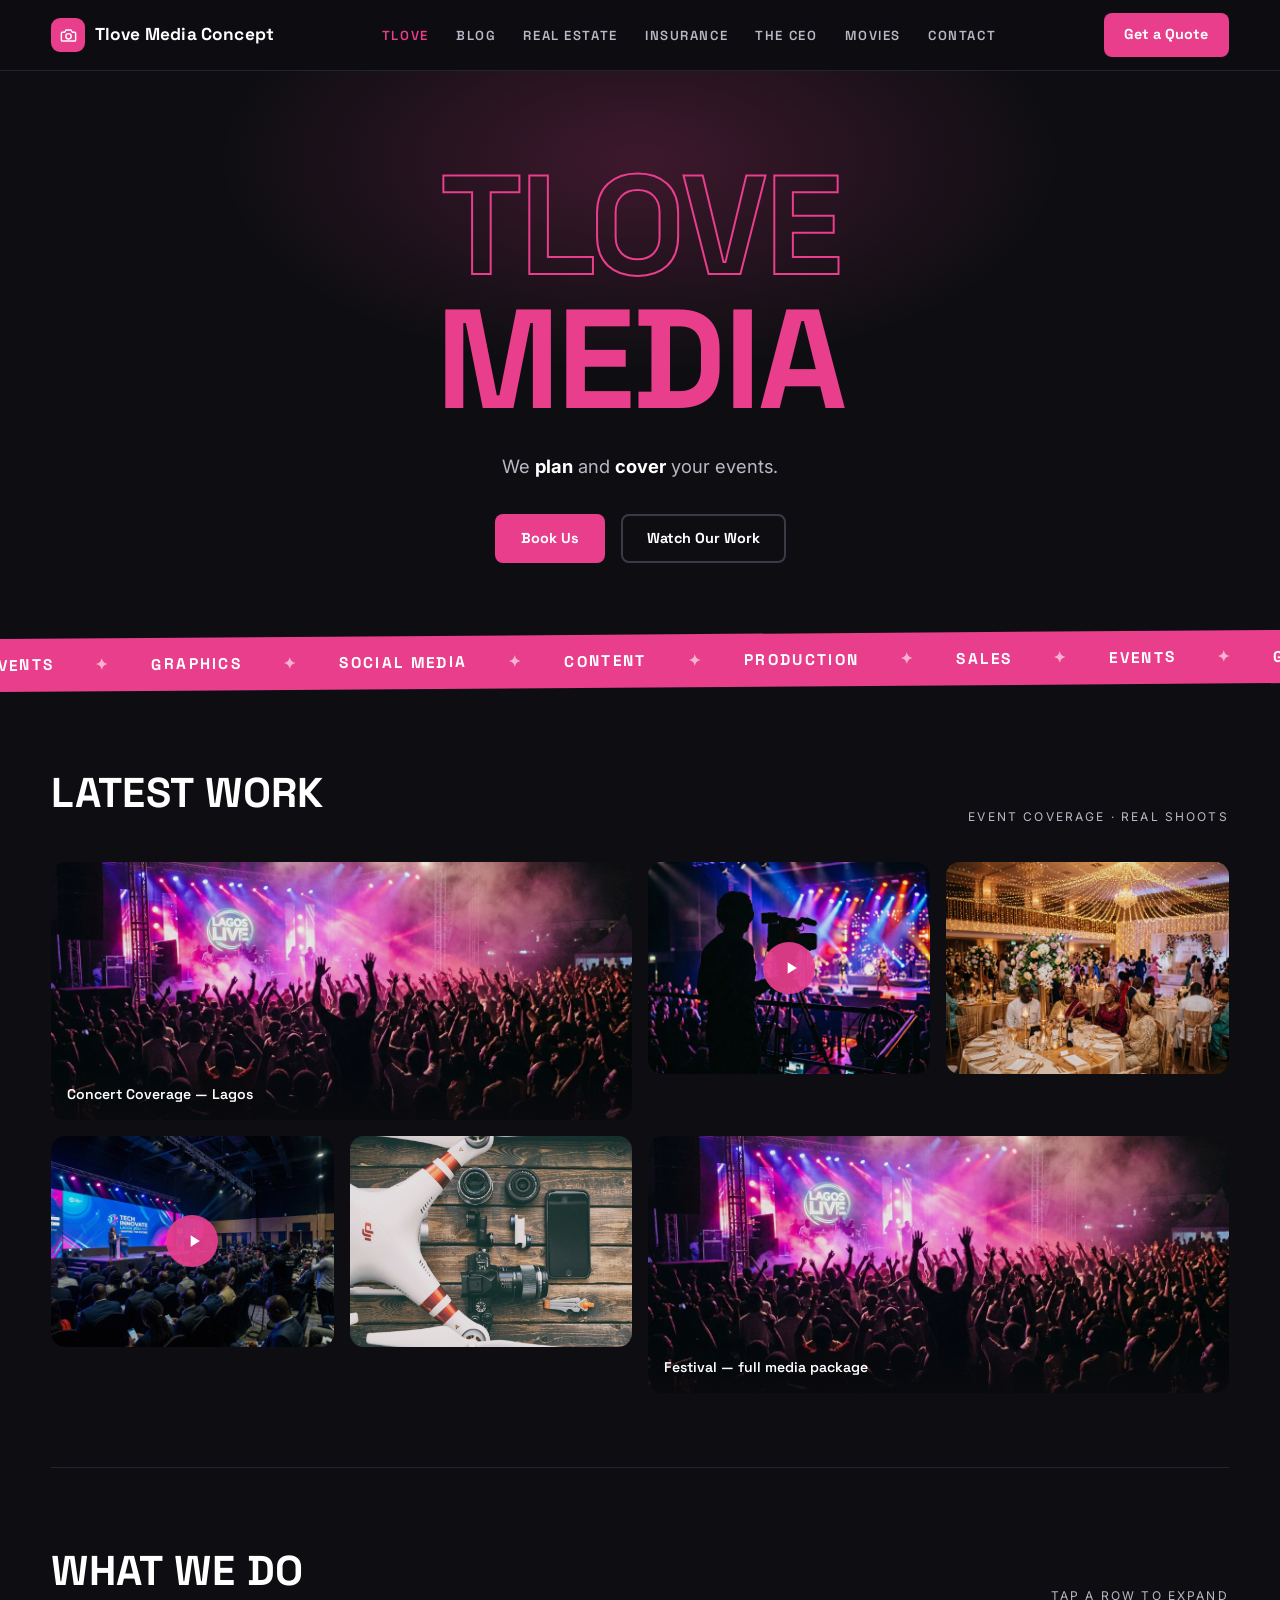
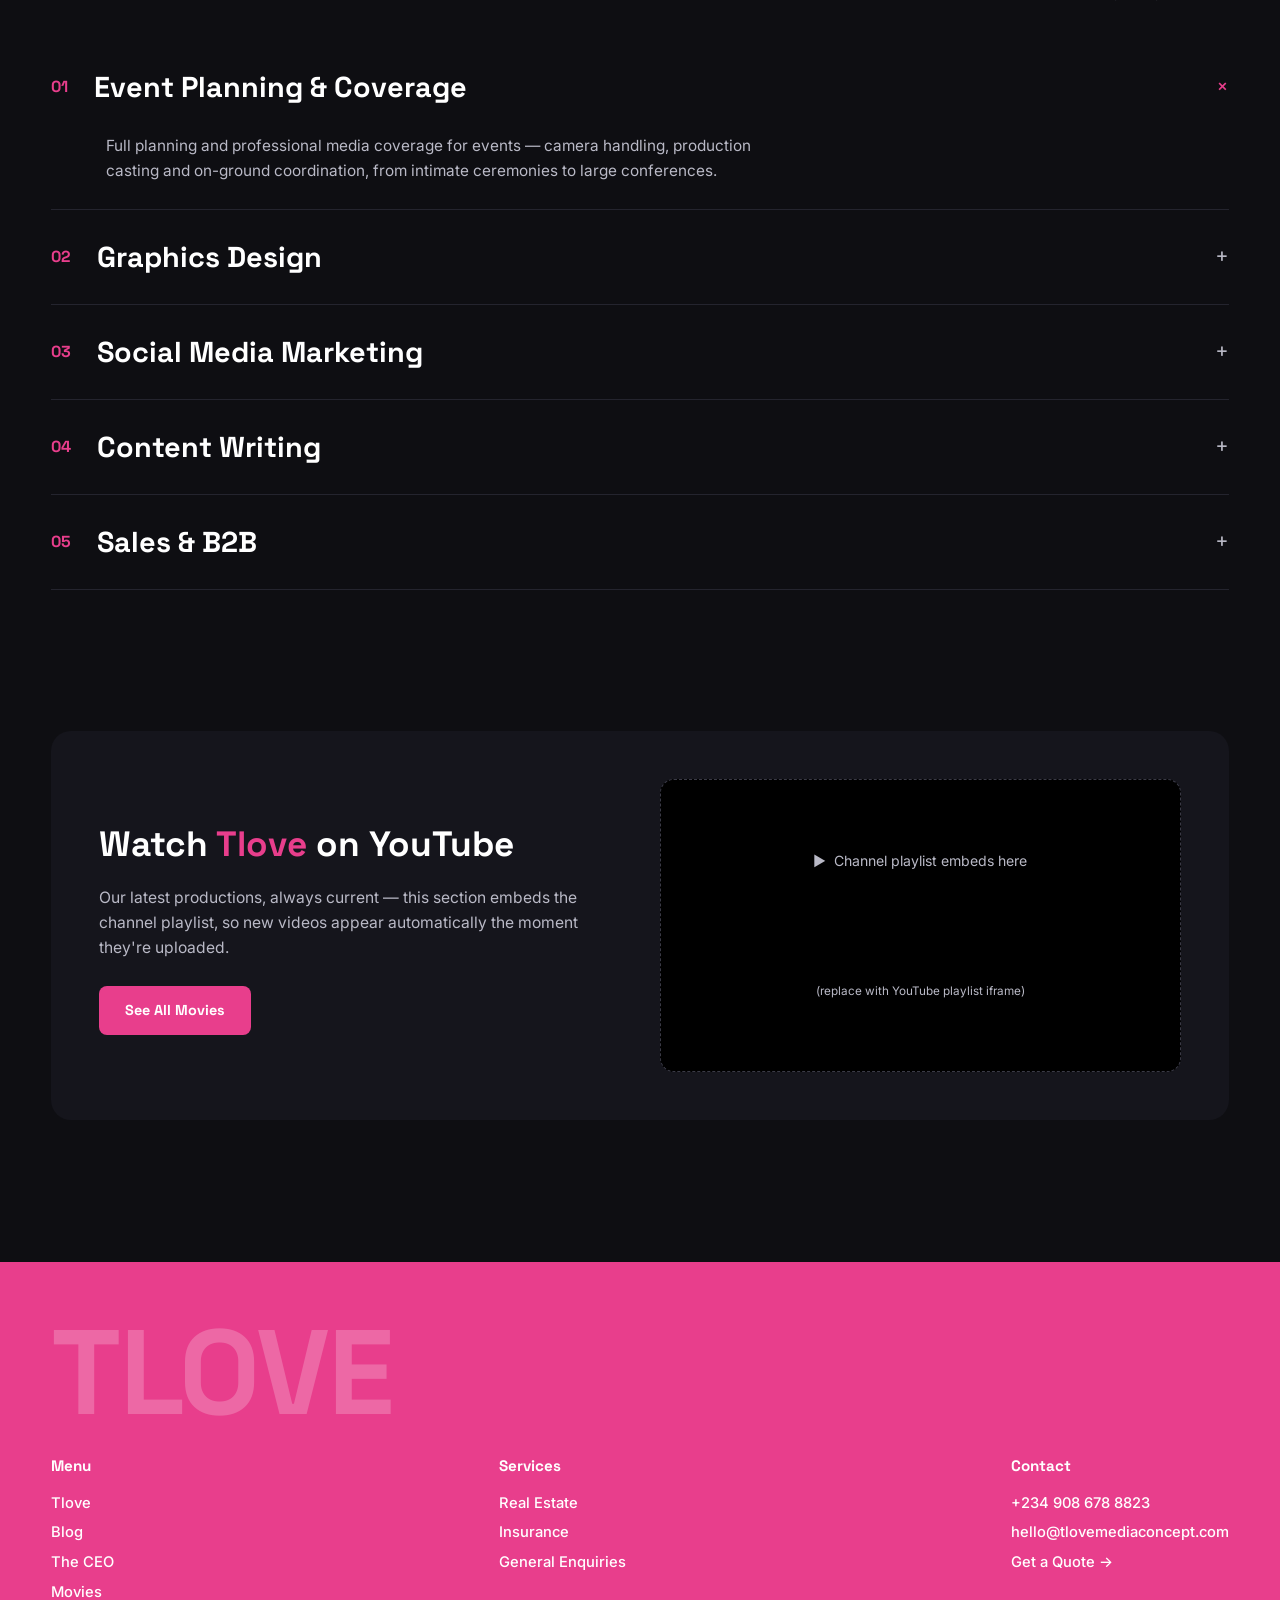
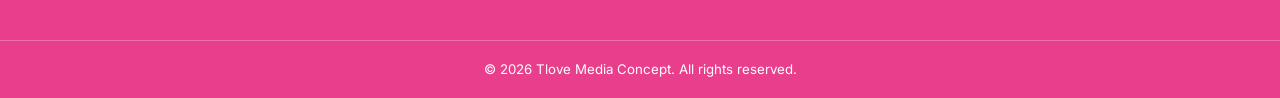
<file: index.html>
<!DOCTYPE html>
<html lang="en">
<head>
<meta charset="UTF-8">
<meta name="viewport" content="width=device-width, initial-scale=1.0">
<title>Tlove Media Concept | Event Planning & Media Coverage — Lagos</title>
<meta name="description" content="Tlove Media Concept plans and covers your events — professional media coverage, graphics design, social media marketing, content writing and production services in Lagos, Nigeria.">
<link rel="canonical" href="https://tlovemediaconcept.topservice.ng/">
<meta property="og:type" content="website">
<meta property="og:site_name" content="Tlove Media Concept">
<meta property="og:title" content="Tlove Media Concept — We Plan and Cover Your Events">
<meta property="og:description" content="Event planning & coverage, graphics, social media, content and production — Lagos, Nigeria.">
<meta property="og:url" content="https://tlovemediaconcept.topservice.ng/">
<meta property="og:image" content="https://tlovemediaconcept.topservice.ng/assets/event1.jpg">
<meta name="twitter:card" content="summary_large_image">
<meta name="theme-color" content="#0E0E12">
<link rel="icon" type="image/png" href="assets/gear.jpg">
<link rel="preconnect" href="https://fonts.googleapis.com">
<link rel="preconnect" href="https://fonts.gstatic.com" crossorigin>
<link href="https://fonts.googleapis.com/css2?family=Space+Grotesk:wght@500;600;700&family=Inter:wght@400;500;600&display=swap" rel="stylesheet">
<link rel="stylesheet" href="assets/style.css">
<script type="application/ld+json">
{
  "@context":"https://schema.org",
  "@type":"ProfessionalService",
  "name":"Tlove Media Concept",
  "url":"https://tlovemediaconcept.topservice.ng/",
  "telephone":"+2349086788823",
  "address":{"@type":"PostalAddress","addressLocality":"Lagos","addressCountry":"NG"}
}
</script>
</head>
<body>

<header>
  <div class="wrap nav">
    <a href="/" class="brand"><span class="cam"><svg viewBox="0 0 24 24"><path d="M4 8h3l2-3h6l2 3h3a1 1 0 0 1 1 1v9a1 1 0 0 1-1 1H4a1 1 0 0 1-1-1V9a1 1 0 0 1 1-1Z"/><circle cx="12" cy="13" r="3.4"/></svg></span>Tlove Media Concept</a>
    <nav class="menu" id="menu" aria-label="Main navigation">
      <a href="/" class="active" aria-current="page">Tlove</a>
      <a href="blog">Blog</a>
      <a href="real-estate">Real Estate</a>
      <a href="insurance">Insurance</a>
      <a href="the-ceo">The CEO</a>
      <a href="movies">Movies</a>
      <a href="contact">Contact</a>
    </nav>
    <a href="contact" class="btn btn-pink">Get a Quote</a>
    <button class="burger" id="burger" aria-label="Menu" aria-expanded="false">☰</button>
  </div>
</header>

<main>
<div class="hero">
  <div class="wrap">
    <h1>TLOVE<br><b>MEDIA</b></h1>
    <p class="tag">We <b>plan</b> and <b>cover</b> your events.</p>
    <div class="hero-cta">
      <a href="contact" class="btn btn-pink">Book Us</a>
      <a href="movies" class="btn btn-ghost">Watch Our Work</a>
    </div>
  </div>
</div>

<div class="marquee" aria-hidden="true"><div class="track">
  <span>EVENTS <i>✦</i> GRAPHICS <i>✦</i> SOCIAL MEDIA <i>✦</i> CONTENT <i>✦</i> PRODUCTION <i>✦</i> SALES <i>✦</i></span>
  <span>EVENTS <i>✦</i> GRAPHICS <i>✦</i> SOCIAL MEDIA <i>✦</i> CONTENT <i>✦</i> PRODUCTION <i>✦</i> SALES <i>✦</i></span>
</div></div>

<div class="wrap">
  <section class="work">
    <div class="sec-top"><h2>LATEST WORK</h2><small>Event coverage · real shoots</small></div>
    <div class="grid">
      <div class="tile wide"><img src="assets/event1.jpg" alt="Concert crowd covered by Tlove Media" width="1200" height="533"><span class="cap">Concert Coverage — Lagos</span></div>
      <div class="tile"><img src="assets/event2.jpg" alt="Filming a stage performance at a live event" loading="lazy" width="600" height="400"><span class="play"><i><svg viewBox="0 0 24 24"><path d="M8 5v14l11-7z"/></svg></i></span></div>
      <div class="tile"><img src="assets/event3.jpg" alt="Wedding reception decor covered by Tlove Media" loading="lazy" width="600" height="400"></div>
      <div class="tile"><img src="assets/event4.jpg" alt="Corporate conference coverage" loading="lazy" width="600" height="400"><span class="play"><i><svg viewBox="0 0 24 24"><path d="M8 5v14l11-7z"/></svg></i></span></div>
      <div class="tile"><img src="assets/gear.jpg" alt="Professional media production gear used by Tlove" loading="lazy" width="600" height="400"></div>
      <div class="tile wide"><img src="assets/event1.jpg" alt="Stage lights over a festival crowd" loading="lazy" width="1200" height="533"><span class="cap">Festival — full media package</span></div>
    </div>
  </section>

  <section class="services">
    <div class="sec-top"><h2>WHAT WE DO</h2><small>Tap a row to expand</small></div>
    <div class="svc open">
      <div class="svc-head"><span class="n">01</span><h3>Event Planning &amp; Coverage</h3><span class="plus">+</span></div>
      <div class="svc-body"><p>Full planning and professional media coverage for events — camera handling, production casting and on-ground coordination, from intimate ceremonies to large conferences.</p></div>
    </div>
    <div class="svc">
      <div class="svc-head"><span class="n">02</span><h3>Graphics Design</h3><span class="plus">+</span></div>
      <div class="svc-body"><p>Brand graphics, event creatives and promotional material designed for print and digital.</p></div>
    </div>
    <div class="svc">
      <div class="svc-head"><span class="n">03</span><h3>Social Media Marketing</h3><span class="plus">+</span></div>
      <div class="svc-body"><p>Channel management and campaigns that grow your audience before, during and after your event.</p></div>
    </div>
    <div class="svc">
      <div class="svc-head"><span class="n">04</span><h3>Content Writing</h3><span class="plus">+</span></div>
      <div class="svc-body"><p>Scriptwriting, articles and creative copy that tell your story clearly.</p></div>
    </div>
    <div class="svc">
      <div class="svc-head"><span class="n">05</span><h3>Sales &amp; B2B</h3><span class="plus">+</span></div>
      <div class="svc-body"><p>Mobile marketing and commercial B2B sales support for growing brands.</p></div>
    </div>
  </section>

  <section style="padding:4.4rem 0">
    <div class="watch">
      <div>
        <h2>Watch <span>Tlove</span> on YouTube</h2>
        <p>Our latest productions, always current — this section embeds the channel playlist, so new videos appear automatically the moment they're uploaded.</p>
        <a href="movies" class="btn btn-pink">See All Movies</a>
      </div>
      <div class="video-slot">▶ &nbsp;Channel playlist embeds here<br><small>(replace with YouTube playlist iframe)</small></div>
    </div>
  </section>
</div>
</main>

<footer>
  <div class="wrap">
    <div class="foot-mark" aria-hidden="true">TLOVE</div>
    <div class="foot">
      <div class="col">
        <h4>Menu</h4>
        <a href="/">Tlove</a><a href="blog">Blog</a><a href="the-ceo">The CEO</a><a href="movies">Movies</a>
      </div>
      <div class="col">
        <h4>Services</h4>
        <a href="real-estate">Real Estate</a><a href="insurance">Insurance</a><a href="contact">General Enquiries</a>
      </div>
      <div class="col">
        <h4>Contact</h4>
        <a href="tel:+2349086788823">+234 908 678 8823</a>
        <a href="mailto:hello@tlovemediaconcept.com">hello@tlovemediaconcept.com</a>
        <a href="contact">Get a Quote →</a>
      </div>
    </div>
  </div>
  <div class="copy">© 2026 Tlove Media Concept. All rights reserved.</div>
</footer>

<script src="assets/main.js" defer></script>
</body>
</html>
</file>
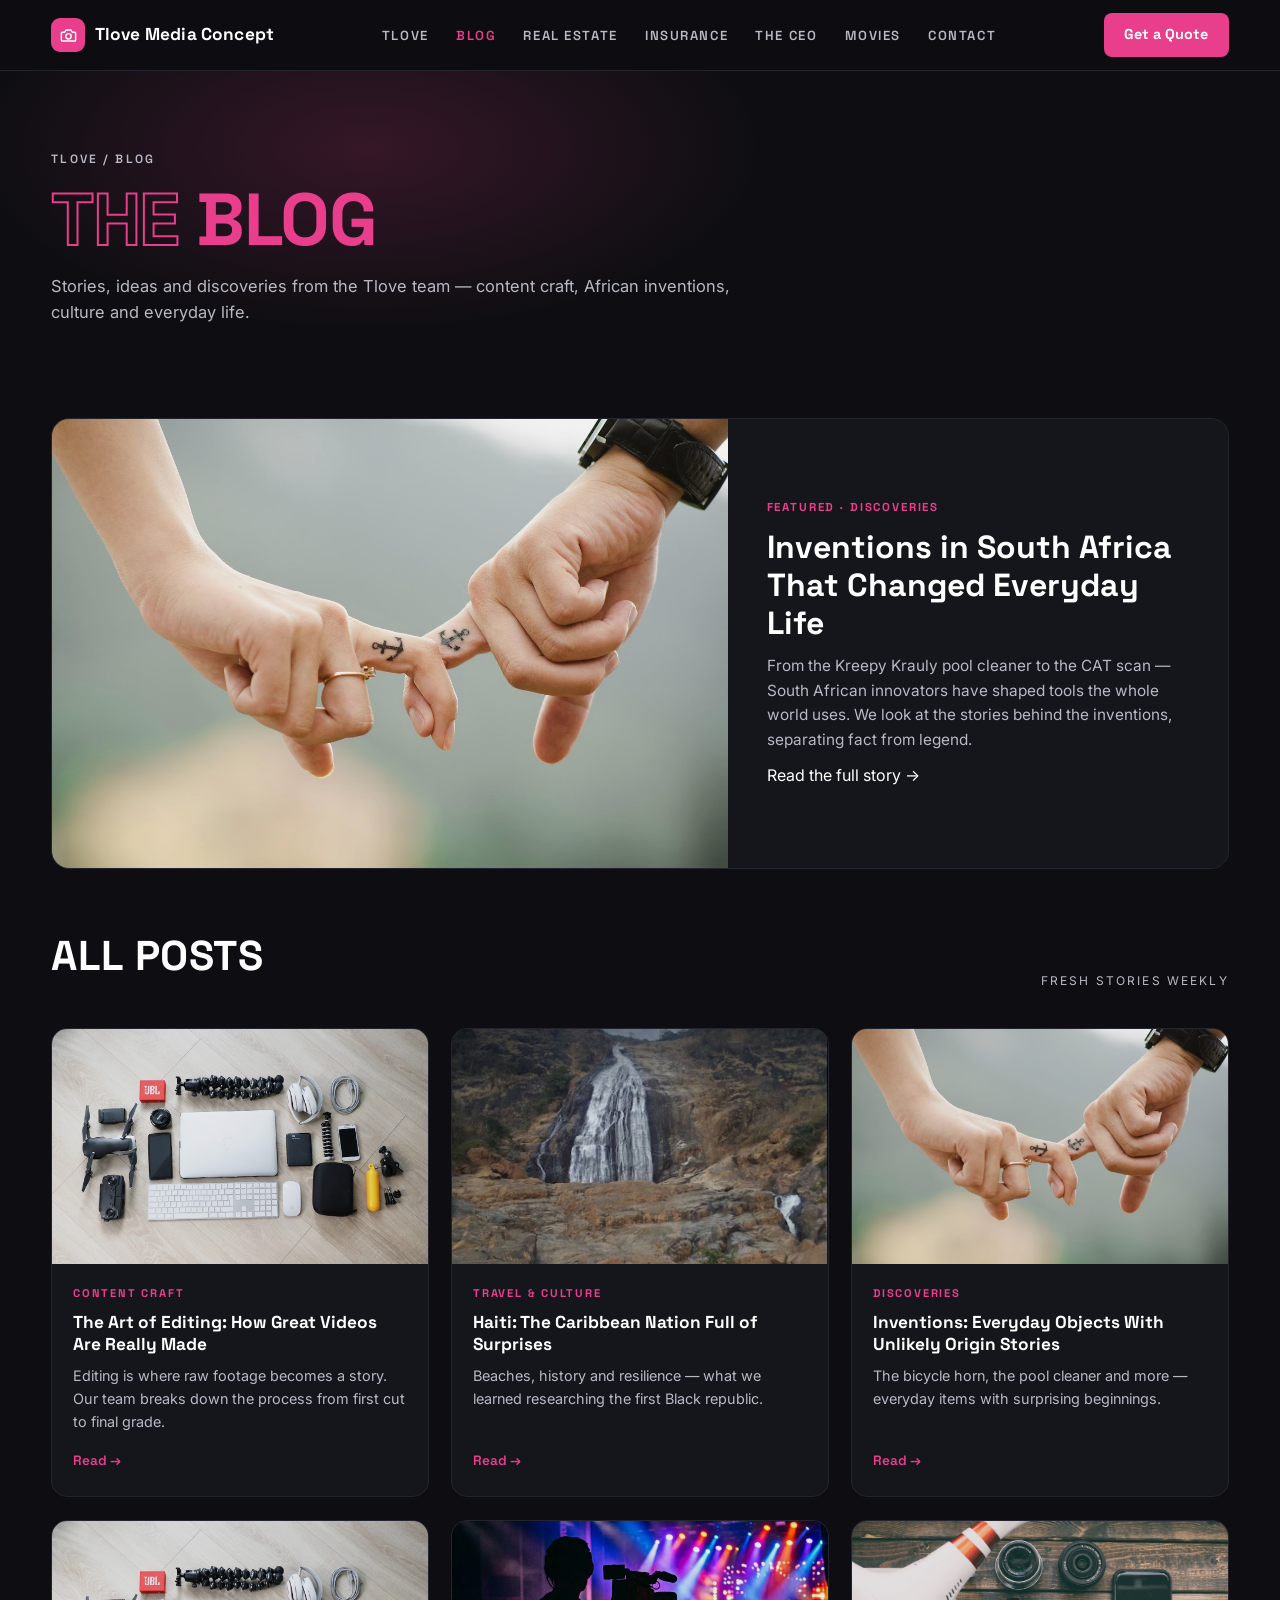
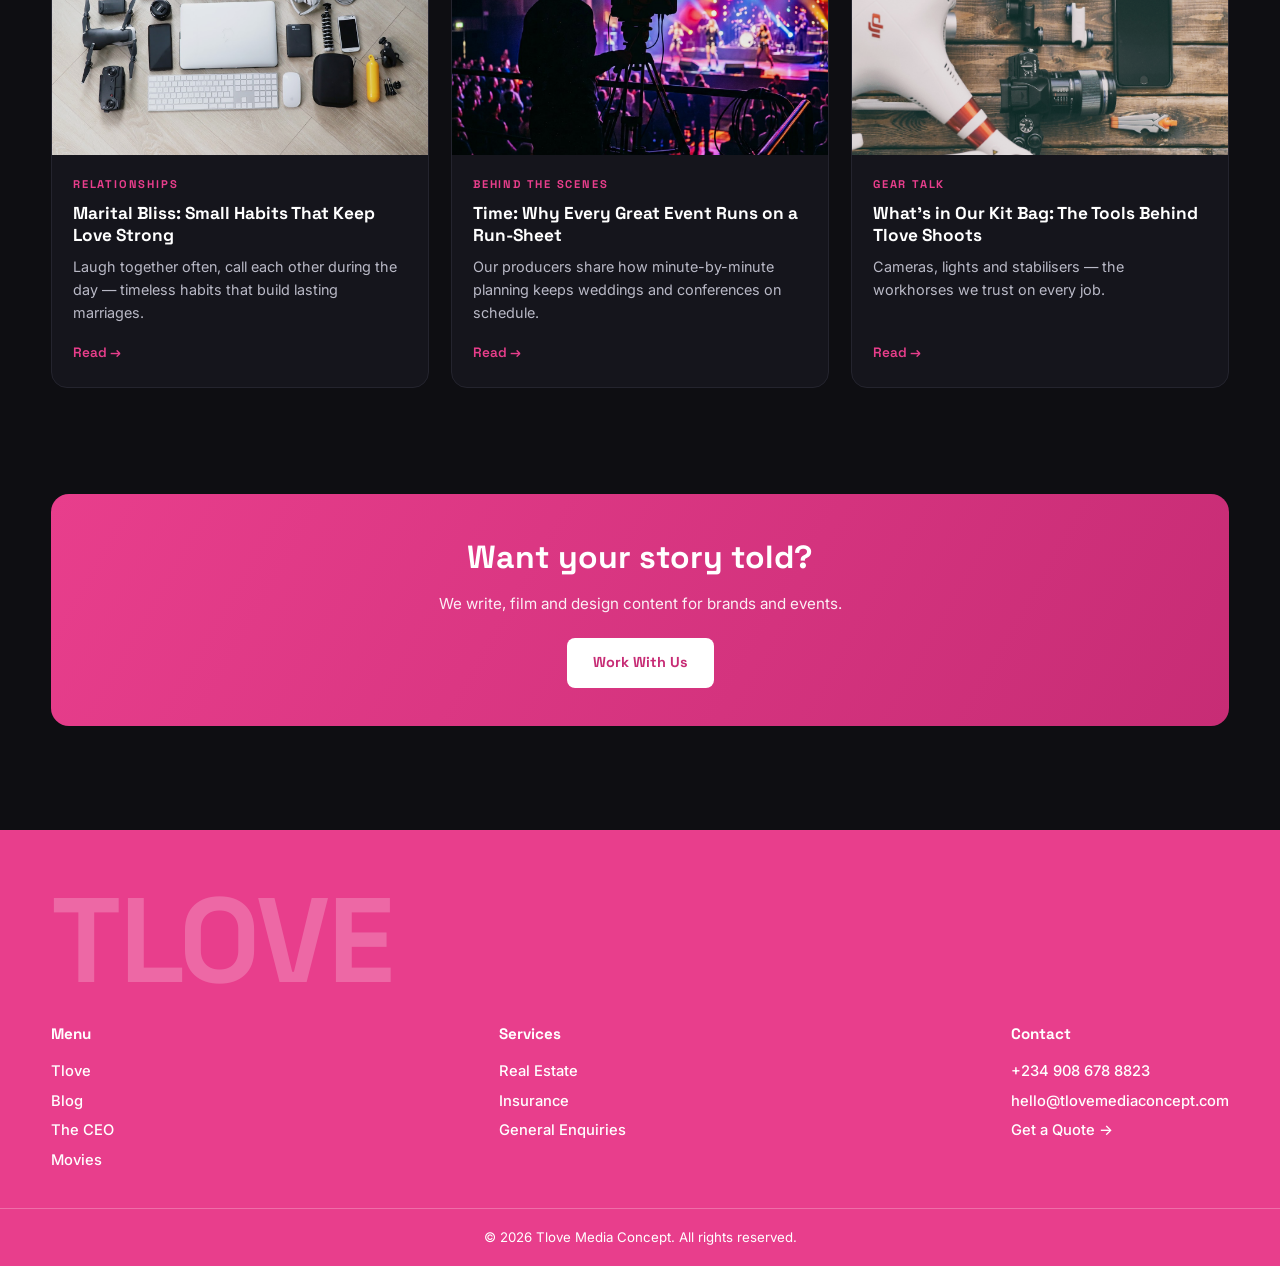
<file: blog.html>
<!DOCTYPE html>
<html lang="en">
<head>
<meta charset="UTF-8">
<meta name="viewport" content="width=device-width, initial-scale=1.0">
<title>Blog | Stories, Inventions & Ideas — Tlove Media Concept</title>
<meta name="description" content="The Tlove Media Concept blog: insights on content creation and editing, fascinating inventions from Africa, travel and culture stories, and relationship advice.">
<link rel="canonical" href="https://tlovemediaconcept.topservice.ng/blog">
<meta property="og:type" content="website">
<meta property="og:site_name" content="Tlove Media Concept">
<meta property="og:title" content="Tlove Blog — Stories, Inventions & Ideas">
<meta property="og:description" content="Content creation insights, African invention stories, travel, culture and relationships.">
<meta property="og:url" content="https://tlovemediaconcept.topservice.ng/blog">
<meta property="og:image" content="https://tlovemediaconcept.topservice.ng/assets/blog1.jpg">
<meta name="twitter:card" content="summary_large_image">
<meta name="theme-color" content="#0E0E12">
<link rel="icon" type="image/png" href="assets/gear.jpg">
<link rel="preconnect" href="https://fonts.googleapis.com">
<link rel="preconnect" href="https://fonts.gstatic.com" crossorigin>
<link href="https://fonts.googleapis.com/css2?family=Space+Grotesk:wght@500;600;700&family=Inter:wght@400;500;600&display=swap" rel="stylesheet">
<link rel="stylesheet" href="assets/style.css">
</head>
<body>

<header>
  <div class="wrap nav">
    <a href="/" class="brand"><span class="cam"><svg viewBox="0 0 24 24"><path d="M4 8h3l2-3h6l2 3h3a1 1 0 0 1 1 1v9a1 1 0 0 1-1 1H4a1 1 0 0 1-1-1V9a1 1 0 0 1 1-1Z"/><circle cx="12" cy="13" r="3.4"/></svg></span>Tlove Media Concept</a>
    <nav class="menu" id="menu" aria-label="Main navigation">
      <a href="/">Tlove</a>
      <a href="blog" class="active" aria-current="page">Blog</a>
      <a href="real-estate">Real Estate</a>
      <a href="insurance">Insurance</a>
      <a href="the-ceo">The CEO</a>
      <a href="movies">Movies</a>
      <a href="contact">Contact</a>
    </nav>
    <a href="contact" class="btn btn-pink">Get a Quote</a>
    <button class="burger" id="burger" aria-label="Menu" aria-expanded="false">☰</button>
  </div>
</header>

<main>
<div class="page-hero">
  <div class="wrap">
    <span class="crumbs"><a href="/">Tlove</a> / Blog</span>
    <h1>THE <b>BLOG</b></h1>
    <p>Stories, ideas and discoveries from the Tlove team — content craft, African inventions, culture and everyday life.</p>
  </div>
</div>

<div class="wrap">
  <!-- Featured story (fixes audited duplicate "INVENTIONS" posts: one canonical, corrected version) -->
  <article class="featured">
    <div class="thumb"><img src="assets/blog1.jpg" alt="Invention feature" width="800" height="500"></div>
    <div class="body">
      <span class="cat">Featured · Discoveries</span>
      <h2>Inventions in South Africa That Changed Everyday Life</h2>
      <p>From the Kreepy Krauly pool cleaner to the CAT scan — South African innovators have shaped tools the whole world uses. We look at the stories behind the inventions, separating fact from legend.</p>
      <a href="contact" class="more">Read the full story →</a>
    </div>
  </article>

  <section style="padding-top:3.4rem">
    <div class="sec-top"><h2>ALL POSTS</h2><small>Fresh stories weekly</small></div>
    <div class="posts">
      <article class="post">
        <a class="thumb" href="contact"><img src="assets/blog2.jpg" alt="Video editing suite" loading="lazy" width="600" height="375"></a>
        <div class="body">
          <span class="cat">Content Craft</span>
          <h3>The Art of Editing: How Great Videos Are Really Made</h3>
          <p>Editing is where raw footage becomes a story. Our team breaks down the process from first cut to final grade.</p>
          <a class="more" href="contact">Read →</a>
        </div>
      </article>
      <article class="post">
        <a class="thumb" href="contact"><img src="assets/blog3.jpg" alt="Haiti travel story" loading="lazy" width="600" height="375"></a>
        <div class="body">
          <span class="cat">Travel &amp; Culture</span>
          <h3>Haiti: The Caribbean Nation Full of Surprises</h3>
          <p>Beaches, history and resilience — what we learned researching the first Black republic.</p>
          <a class="more" href="contact">Read →</a>
        </div>
      </article>
      <article class="post">
        <a class="thumb" href="contact"><img src="assets/blog1.jpg" alt="Inventions series" loading="lazy" width="600" height="375"></a>
        <div class="body">
          <span class="cat">Discoveries</span>
          <h3>Inventions: Everyday Objects With Unlikely Origin Stories</h3>
          <p>The bicycle horn, the pool cleaner and more — everyday items with surprising beginnings.</p>
          <a class="more" href="contact">Read →</a>
        </div>
      </article>
      <article class="post">
        <a class="thumb" href="contact"><img src="assets/blog2.jpg" alt="Couple laughing together" loading="lazy" width="600" height="375"></a>
        <div class="body">
          <span class="cat">Relationships</span>
          <h3>Marital Bliss: Small Habits That Keep Love Strong</h3>
          <p>Laugh together often, call each other during the day — timeless habits that build lasting marriages.</p>
          <a class="more" href="contact">Read →</a>
        </div>
      </article>
      <article class="post">
        <a class="thumb" href="contact"><img src="assets/event2.jpg" alt="Behind the scenes on a Tlove shoot" loading="lazy" width="600" height="375"></a>
        <div class="body">
          <span class="cat">Behind the Scenes</span>
          <h3>Time: Why Every Great Event Runs on a Run-Sheet</h3>
          <p>Our producers share how minute-by-minute planning keeps weddings and conferences on schedule.</p>
          <a class="more" href="contact">Read →</a>
        </div>
      </article>
      <article class="post">
        <a class="thumb" href="contact"><img src="assets/gear.jpg" alt="Camera gear close-up" loading="lazy" width="600" height="375"></a>
        <div class="body">
          <span class="cat">Gear Talk</span>
          <h3>What's in Our Kit Bag: The Tools Behind Tlove Shoots</h3>
          <p>Cameras, lights and stabilisers — the workhorses we trust on every job.</p>
          <a class="more" href="contact">Read →</a>
        </div>
      </article>
    </div>
  </section>

  <section style="padding-top:2rem">
    <div class="yt-cta">
      <h2>Want your story told?</h2>
      <p>We write, film and design content for brands and events.</p>
      <a href="contact" class="btn btn-white">Work With Us</a>
    </div>
  </section>
</div>
</main>

<footer>
  <div class="wrap">
    <div class="foot-mark" aria-hidden="true">TLOVE</div>
    <div class="foot">
      <div class="col">
        <h4>Menu</h4>
        <a href="/">Tlove</a><a href="blog">Blog</a><a href="the-ceo">The CEO</a><a href="movies">Movies</a>
      </div>
      <div class="col">
        <h4>Services</h4>
        <a href="real-estate">Real Estate</a><a href="insurance">Insurance</a><a href="contact">General Enquiries</a>
      </div>
      <div class="col">
        <h4>Contact</h4>
        <a href="tel:+2349086788823">+234 908 678 8823</a>
        <a href="mailto:hello@tlovemediaconcept.com">hello@tlovemediaconcept.com</a>
        <a href="contact">Get a Quote →</a>
      </div>
    </div>
  </div>
  <div class="copy">© 2026 Tlove Media Concept. All rights reserved.</div>
</footer>

<script src="assets/main.js" defer></script>
</body>
</html>
</file>
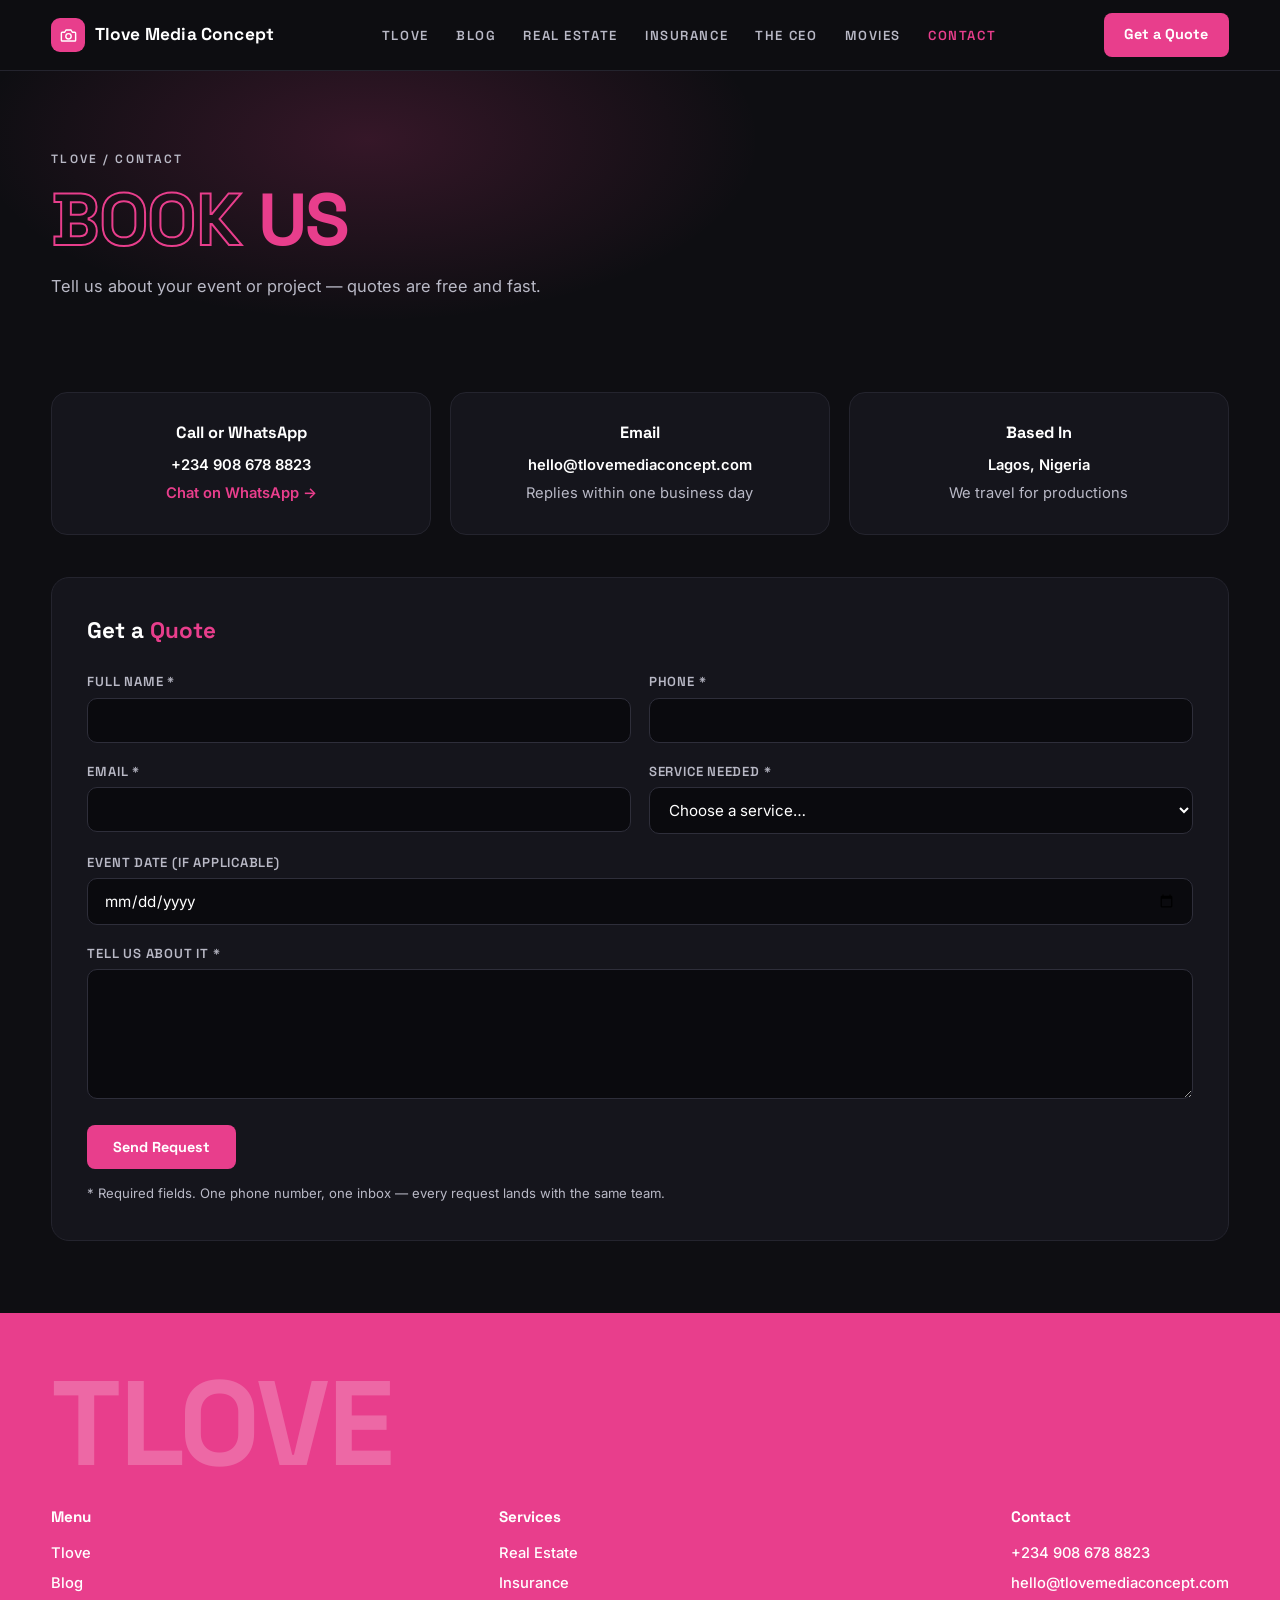
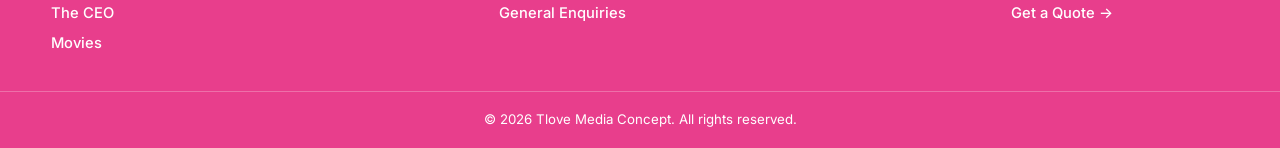
<file: contact.html>
<!DOCTYPE html>
<html lang="en">
<head>
<meta charset="UTF-8">
<meta name="viewport" content="width=device-width, initial-scale=1.0">
<title>Contact | Book Tlove Media Concept — Lagos</title>
<meta name="description" content="Book Tlove Media Concept for your event or project. Call +234 908 678 8823 or email hello@tlovemediaconcept.com for quotes on coverage, graphics, social media and more.">
<link rel="canonical" href="https://tlovemediaconcept.topservice.ng/contact">
<meta property="og:type" content="website">
<meta property="og:site_name" content="Tlove Media Concept">
<meta property="og:title" content="Contact Tlove Media Concept">
<meta property="og:description" content="Call +234 908 678 8823 · hello@tlovemediaconcept.com — quotes on coverage, graphics, social media and production.">
<meta property="og:url" content="https://tlovemediaconcept.topservice.ng/contact">
<meta name="twitter:card" content="summary">
<meta name="theme-color" content="#0E0E12">
<link rel="icon" type="image/png" href="assets/gear.jpg">
<link rel="preconnect" href="https://fonts.googleapis.com">
<link rel="preconnect" href="https://fonts.gstatic.com" crossorigin>
<link href="https://fonts.googleapis.com/css2?family=Space+Grotesk:wght@500;600;700&family=Inter:wght@400;500;600&display=swap" rel="stylesheet">
<link rel="stylesheet" href="assets/style.css">
</head>
<body>

<header>
  <div class="wrap nav">
    <a href="/" class="brand"><span class="cam"><svg viewBox="0 0 24 24"><path d="M4 8h3l2-3h6l2 3h3a1 1 0 0 1 1 1v9a1 1 0 0 1-1 1H4a1 1 0 0 1-1-1V9a1 1 0 0 1 1-1Z"/><circle cx="12" cy="13" r="3.4"/></svg></span>Tlove Media Concept</a>
    <nav class="menu" id="menu" aria-label="Main navigation">
      <a href="/">Tlove</a>
      <a href="blog">Blog</a>
      <a href="real-estate">Real Estate</a>
      <a href="insurance">Insurance</a>
      <a href="the-ceo">The CEO</a>
      <a href="movies">Movies</a>
      <a href="contact" class="active" aria-current="page">Contact</a>
    </nav>
    <a href="contact" class="btn btn-pink">Get a Quote</a>
    <button class="burger" id="burger" aria-label="Menu" aria-expanded="false">☰</button>
  </div>
</header>

<main>
<div class="page-hero">
  <div class="wrap">
    <span class="crumbs"><a href="/">Tlove</a> / Contact</span>
    <h1>BOOK <b>US</b></h1>
    <p>Tell us about your event or project — quotes are free and fast.</p>
  </div>
</div>

<div class="wrap">
  <div class="contact-grid">
    <div class="info-card">
      <h3>Call or WhatsApp</h3>
      <a href="tel:+2349086788823">+234 908 678 8823</a>
      <a href="https://wa.me/2349086788823" target="_blank" rel="noopener" style="font-weight:600;color:var(--pink)">Chat on WhatsApp →</a>
    </div>
    <div class="info-card">
      <h3>Email</h3>
      <a href="mailto:hello@tlovemediaconcept.com">hello@tlovemediaconcept.com</a>
      <p>Replies within one business day</p>
    </div>
    <div class="info-card">
      <h3>Based In</h3>
      <p style="color:#fff;font-weight:600">Lagos, Nigeria</p>
      <p>We travel for productions</p>
    </div>
  </div>

  <form class="form" data-contact>
    <h2>Get a <span>Quote</span></h2>
    <div class="ok" role="status">Your email app should now open with your message ready — press send there to reach us. (A direct form backend will replace this at launch.)</div>
    <div class="frow">
      <div class="field">
        <label for="name">Full Name *</label>
        <input id="name" name="name" type="text" required autocomplete="name">
      </div>
      <div class="field">
        <label for="phone">Phone *</label>
        <input id="phone" name="phone" type="tel" required autocomplete="tel">
      </div>
    </div>
    <div class="frow">
      <div class="field">
        <label for="email">Email *</label>
        <input id="email" name="email" type="email" required autocomplete="email">
      </div>
      <div class="field">
        <label for="service">Service Needed *</label>
        <select id="service" name="service" required>
          <option value="">Choose a service…</option>
          <option>Event Planning &amp; Coverage</option>
          <option>Graphics Design</option>
          <option>Social Media Marketing</option>
          <option>Content Writing</option>
          <option>Production</option>
          <option>Real Estate</option>
          <option>Insurance</option>
          <option>Other</option>
        </select>
      </div>
    </div>
    <div class="field">
      <label for="date">Event Date (if applicable)</label>
      <input id="date" name="date" type="date">
    </div>
    <div class="field">
      <label for="message">Tell Us About It *</label>
      <textarea id="message" name="message" required></textarea>
    </div>
    <button class="btn btn-pink" type="submit">Send Request</button>
    <p class="note">* Required fields. One phone number, one inbox — every request lands with the same team.</p>
  </form>
</div>
</main>

<footer>
  <div class="wrap">
    <div class="foot-mark" aria-hidden="true">TLOVE</div>
    <div class="foot">
      <div class="col">
        <h4>Menu</h4>
        <a href="/">Tlove</a><a href="blog">Blog</a><a href="the-ceo">The CEO</a><a href="movies">Movies</a>
      </div>
      <div class="col">
        <h4>Services</h4>
        <a href="real-estate">Real Estate</a><a href="insurance">Insurance</a><a href="contact">General Enquiries</a>
      </div>
      <div class="col">
        <h4>Contact</h4>
        <a href="tel:+2349086788823">+234 908 678 8823</a>
        <a href="mailto:hello@tlovemediaconcept.com">hello@tlovemediaconcept.com</a>
        <a href="contact">Get a Quote →</a>
      </div>
    </div>
  </div>
  <div class="copy">© 2026 Tlove Media Concept. All rights reserved.</div>
</footer>

<script src="assets/main.js" defer></script>
</body>
</html>
</file>
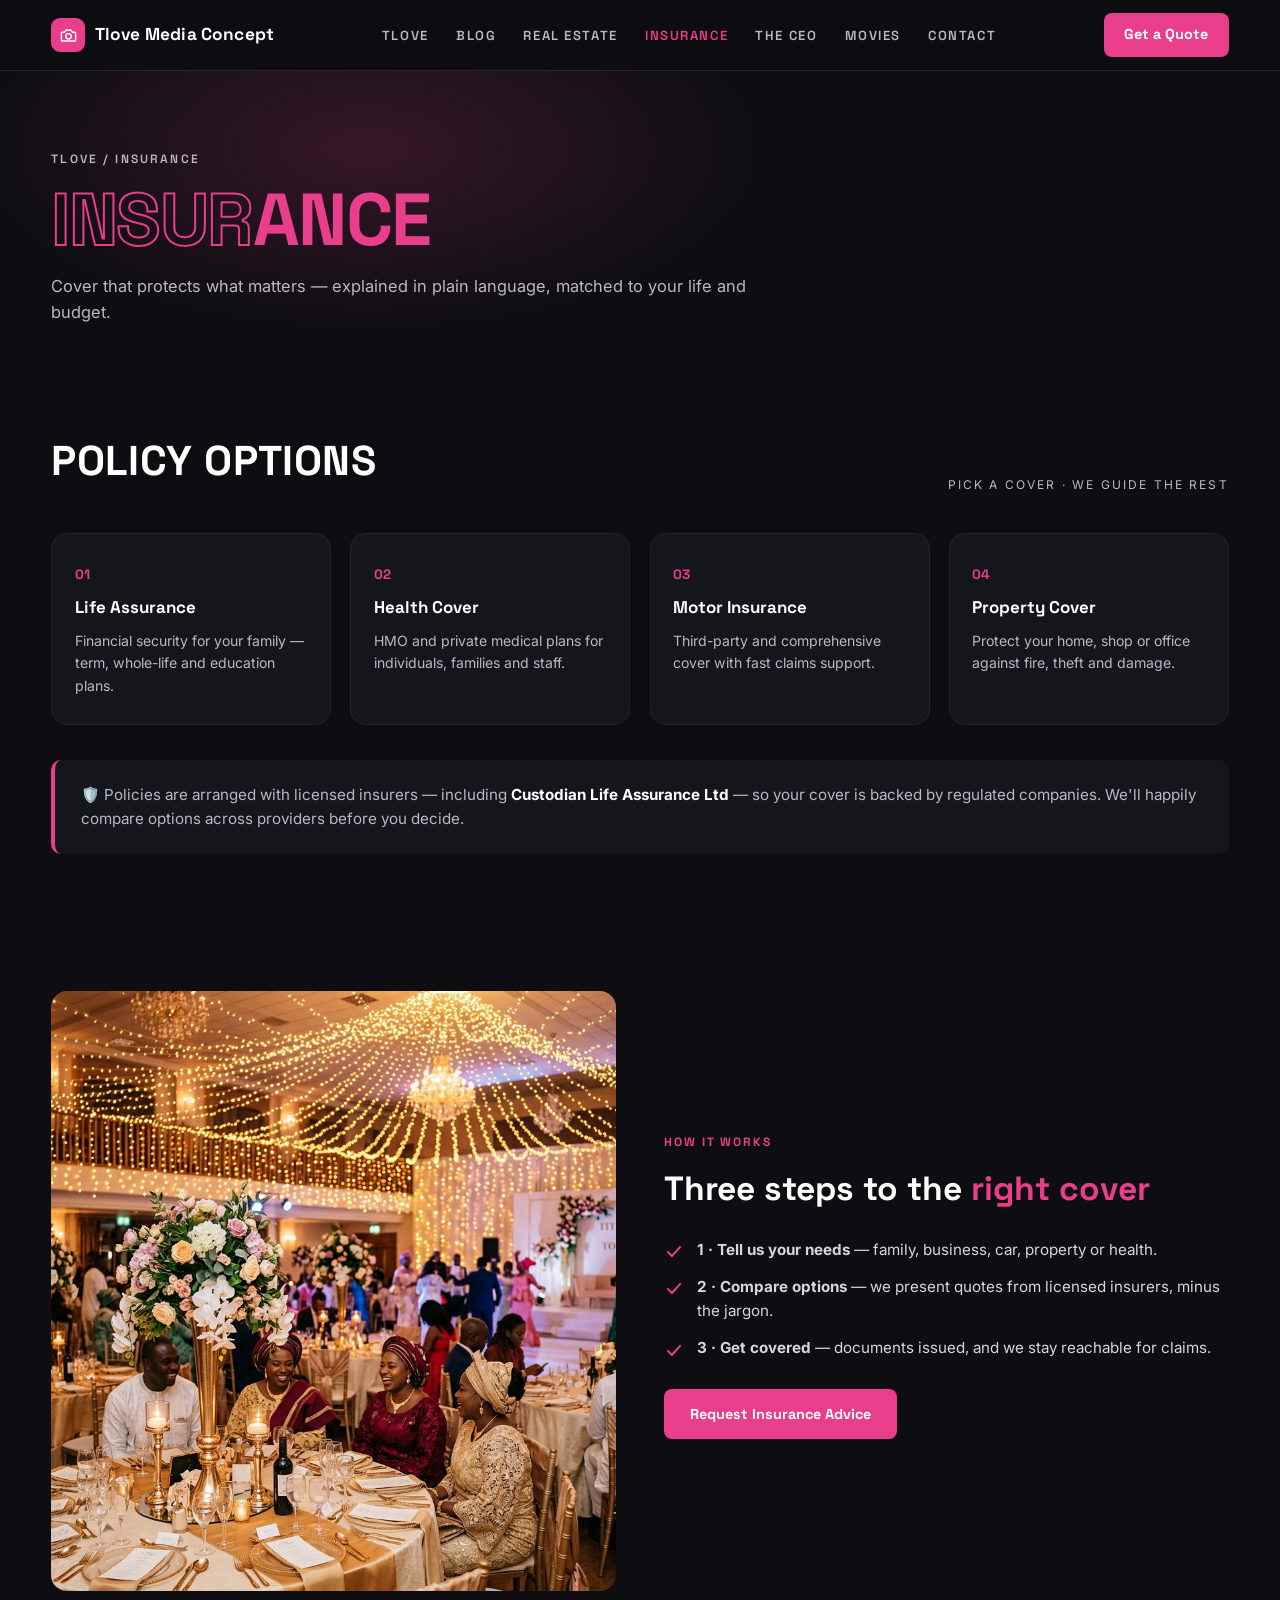
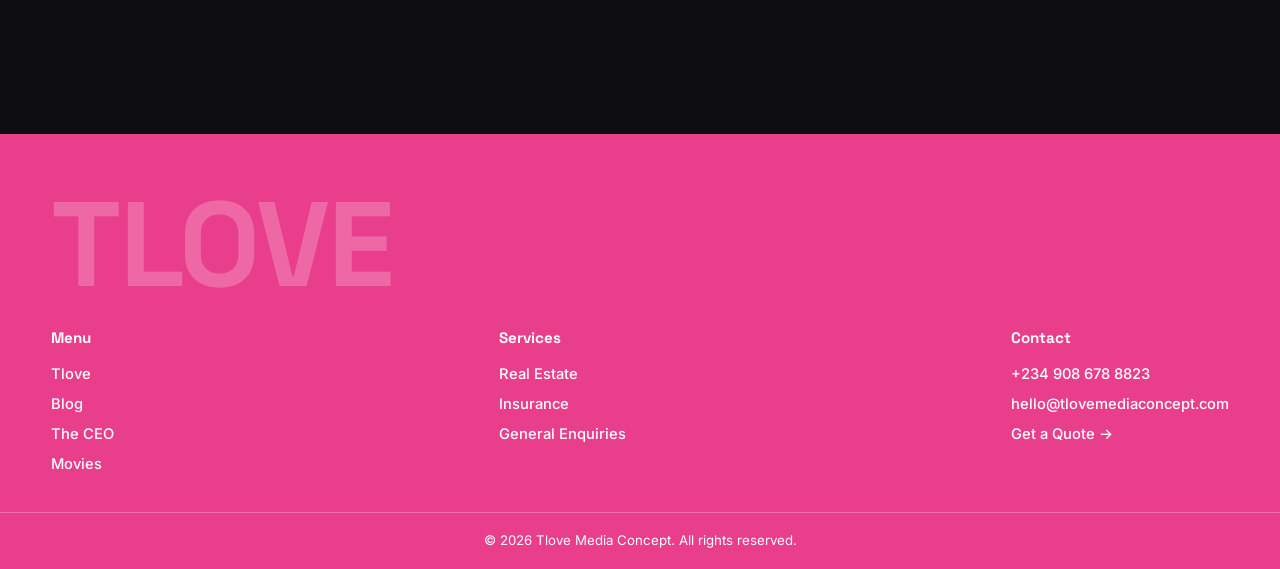
<file: insurance.html>
<!DOCTYPE html>
<html lang="en">
<head>
<meta charset="UTF-8">
<meta name="viewport" content="width=device-width, initial-scale=1.0">
<title>Insurance | Policy Options & Guidance — Tlove Media Concept</title>
<meta name="description" content="Tlove Media Concept helps individuals and businesses choose the right insurance cover — life, health, motor and property policies explained in plain language.">
<link rel="canonical" href="https://tlovemediaconcept.topservice.ng/insurance">
<meta property="og:type" content="website">
<meta property="og:site_name" content="Tlove Media Concept">
<meta property="og:title" content="Tlove Insurance — Policy Options & Guidance">
<meta property="og:description" content="Life, health, motor and property cover explained in plain language.">
<meta property="og:url" content="https://tlovemediaconcept.topservice.ng/insurance">
<meta property="og:image" content="https://tlovemediaconcept.topservice.ng/assets/gear.jpg">
<meta name="twitter:card" content="summary">
<meta name="theme-color" content="#0E0E12">
<link rel="icon" type="image/png" href="assets/gear.jpg">
<link rel="preconnect" href="https://fonts.googleapis.com">
<link rel="preconnect" href="https://fonts.gstatic.com" crossorigin>
<link href="https://fonts.googleapis.com/css2?family=Space+Grotesk:wght@500;600;700&family=Inter:wght@400;500;600&display=swap" rel="stylesheet">
<link rel="stylesheet" href="assets/style.css">
</head>
<body>

<header>
  <div class="wrap nav">
    <a href="/" class="brand"><span class="cam"><svg viewBox="0 0 24 24"><path d="M4 8h3l2-3h6l2 3h3a1 1 0 0 1 1 1v9a1 1 0 0 1-1 1H4a1 1 0 0 1-1-1V9a1 1 0 0 1 1-1Z"/><circle cx="12" cy="13" r="3.4"/></svg></span>Tlove Media Concept</a>
    <nav class="menu" id="menu" aria-label="Main navigation">
      <a href="/">Tlove</a>
      <a href="blog">Blog</a>
      <a href="real-estate">Real Estate</a>
      <a href="insurance" class="active" aria-current="page">Insurance</a>
      <a href="the-ceo">The CEO</a>
      <a href="movies">Movies</a>
      <a href="contact">Contact</a>
    </nav>
    <a href="contact" class="btn btn-pink">Get a Quote</a>
    <button class="burger" id="burger" aria-label="Menu" aria-expanded="false">☰</button>
  </div>
</header>

<main>
<div class="page-hero">
  <div class="wrap">
    <span class="crumbs"><a href="/">Tlove</a> / Insurance</span>
    <h1>INSUR<b>ANCE</b></h1>
    <p>Cover that protects what matters — explained in plain language, matched to your life and budget.</p>
  </div>
</div>

<div class="wrap">
  <section style="padding-top:3rem">
    <div class="sec-top"><h2>POLICY OPTIONS</h2><small>Pick a cover · we guide the rest</small></div>
    <div class="policies">
      <div class="pol">
        <span class="n">01</span>
        <h3>Life Assurance</h3>
        <p>Financial security for your family — term, whole-life and education plans.</p>
      </div>
      <div class="pol">
        <span class="n">02</span>
        <h3>Health Cover</h3>
        <p>HMO and private medical plans for individuals, families and staff.</p>
      </div>
      <div class="pol">
        <span class="n">03</span>
        <h3>Motor Insurance</h3>
        <p>Third-party and comprehensive cover with fast claims support.</p>
      </div>
      <div class="pol">
        <span class="n">04</span>
        <h3>Property Cover</h3>
        <p>Protect your home, shop or office against fire, theft and damage.</p>
      </div>
    </div>
    <div class="partner-note">
      🛡️ Policies are arranged with licensed insurers — including <b>Custodian Life Assurance Ltd</b> — so your cover is backed by regulated companies. We'll happily compare options across providers before you decide.
    </div>
  </section>

  <section>
    <div class="split">
      <div class="media"><img src="assets/event3.jpg" alt="A protected moment at a family celebration" loading="lazy" width="800" height="600"></div>
      <div>
        <span class="cat" style="font-family:var(--head);font-size:.75rem;font-weight:700;letter-spacing:.16em;text-transform:uppercase;color:var(--pink)">How it works</span>
        <h2 style="font-family:var(--head);font-size:clamp(1.5rem,2.8vw,2.1rem);margin:.5rem 0 1rem">Three steps to the <span style="color:var(--pink)">right cover</span></h2>
        <ul class="ticks" style="margin-top:.6rem">
          <li><svg viewBox="0 0 24 24"><path d="M4 12.5 9.5 18 20 6.5"/></svg><span><b>1 · Tell us your needs</b> — family, business, car, property or health.</span></li>
          <li><svg viewBox="0 0 24 24"><path d="M4 12.5 9.5 18 20 6.5"/></svg><span><b>2 · Compare options</b> — we present quotes from licensed insurers, minus the jargon.</span></li>
          <li><svg viewBox="0 0 24 24"><path d="M4 12.5 9.5 18 20 6.5"/></svg><span><b>3 · Get covered</b> — documents issued, and we stay reachable for claims.</span></li>
        </ul>
        <p style="margin-top:1.4rem"><a href="contact" class="btn btn-pink">Request Insurance Advice</a></p>
      </div>
    </div>
  </section>
</div>
</main>

<footer>
  <div class="wrap">
    <div class="foot-mark" aria-hidden="true">TLOVE</div>
    <div class="foot">
      <div class="col">
        <h4>Menu</h4>
        <a href="/">Tlove</a><a href="blog">Blog</a><a href="the-ceo">The CEO</a><a href="movies">Movies</a>
      </div>
      <div class="col">
        <h4>Services</h4>
        <a href="real-estate">Real Estate</a><a href="insurance">Insurance</a><a href="contact">General Enquiries</a>
      </div>
      <div class="col">
        <h4>Contact</h4>
        <a href="tel:+2349086788823">+234 908 678 8823</a>
        <a href="mailto:hello@tlovemediaconcept.com">hello@tlovemediaconcept.com</a>
        <a href="contact">Get a Quote →</a>
      </div>
    </div>
  </div>
  <div class="copy">© 2026 Tlove Media Concept. All rights reserved.</div>
</footer>

<script src="assets/main.js" defer></script>
</body>
</html>
</file>
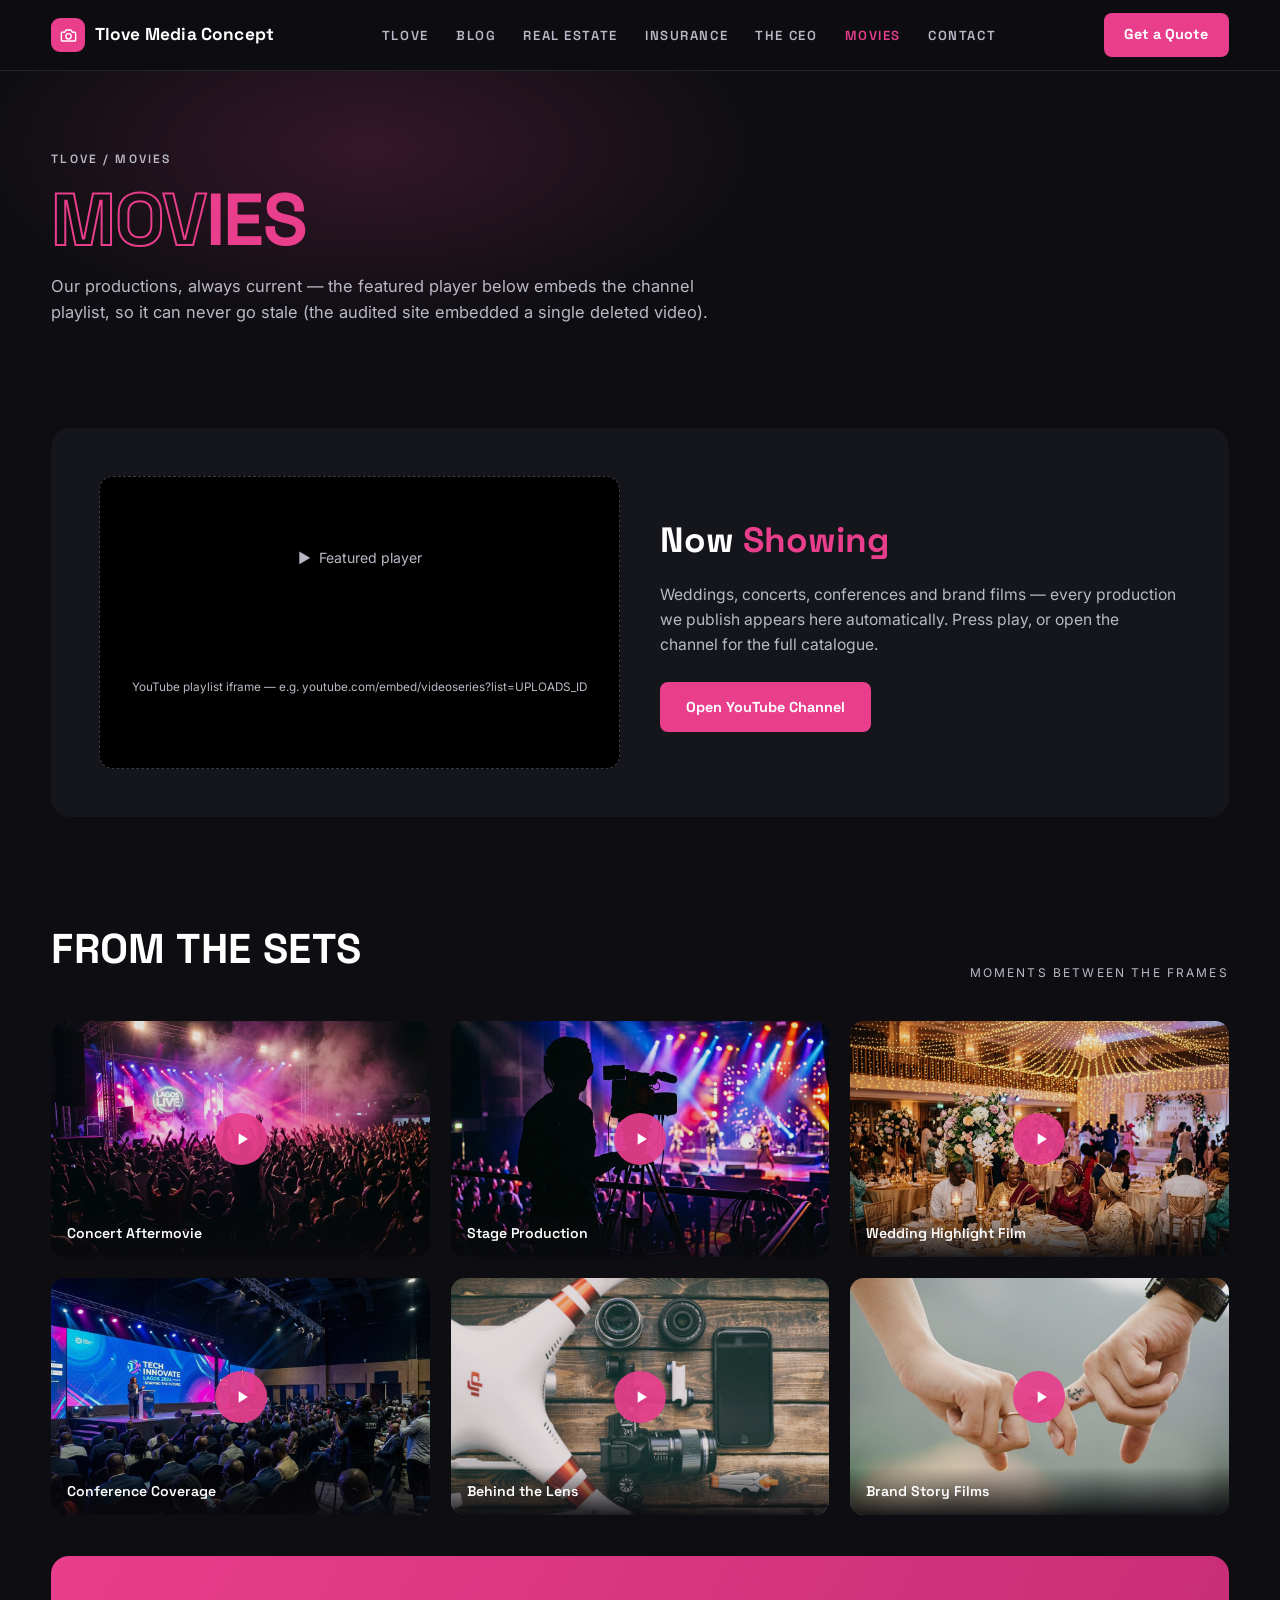
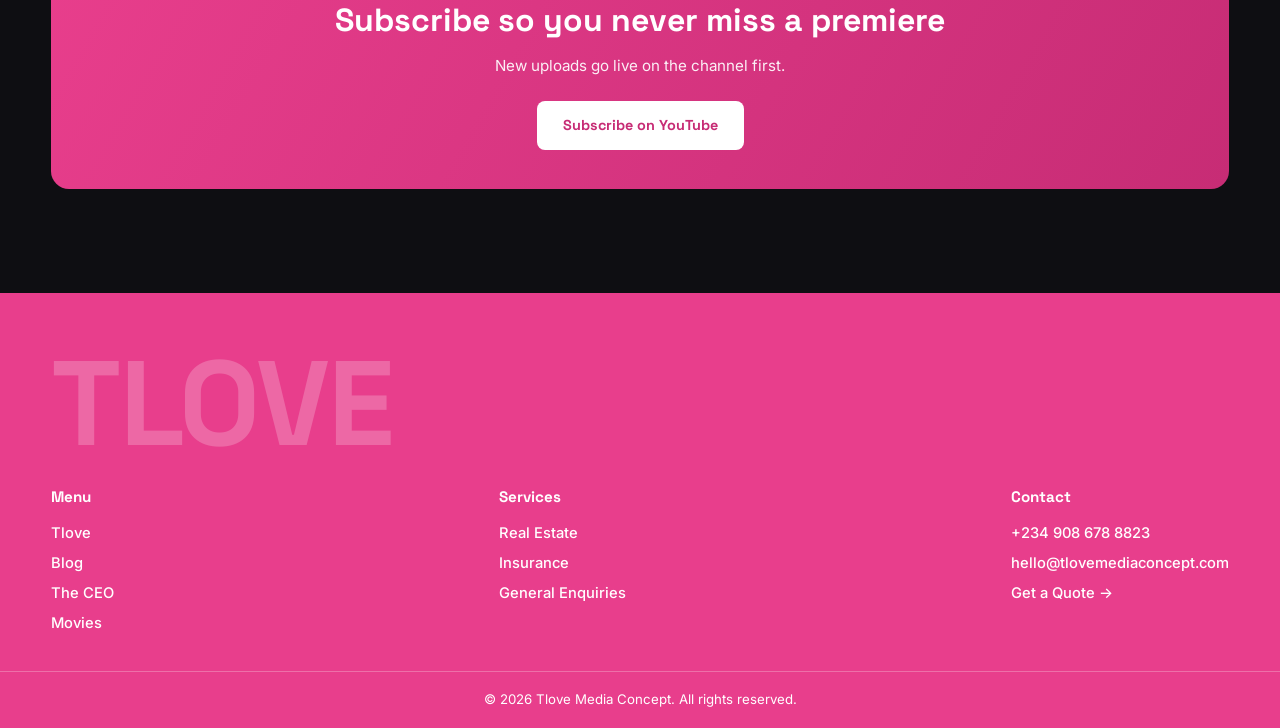
<file: movies.html>
<!DOCTYPE html>
<html lang="en">
<head>
<meta charset="UTF-8">
<meta name="viewport" content="width=device-width, initial-scale=1.0">
<title>Movies | Watch Our Productions — Tlove Media Concept</title>
<meta name="description" content="Watch Tlove Media Concept's latest productions — event aftermovies, weddings, concerts and brand films. New uploads appear here straight from our channel.">
<link rel="canonical" href="https://tlovemediaconcept.topservice.ng/movies">
<meta property="og:type" content="website">
<meta property="og:site_name" content="Tlove Media Concept">
<meta property="og:title" content="Tlove Movies — Watch Our Productions">
<meta property="og:description" content="Event aftermovies, weddings, concerts and brand films by Tlove Media Concept.">
<meta property="og:url" content="https://tlovemediaconcept.topservice.ng/movies">
<meta property="og:image" content="https://tlovemediaconcept.topservice.ng/assets/event2.jpg">
<meta name="twitter:card" content="summary_large_image">
<meta name="theme-color" content="#0E0E12">
<link rel="icon" type="image/png" href="assets/gear.jpg">
<link rel="preconnect" href="https://fonts.googleapis.com">
<link rel="preconnect" href="https://fonts.gstatic.com" crossorigin>
<link href="https://fonts.googleapis.com/css2?family=Space+Grotesk:wght@500;600;700&family=Inter:wght@400;500;600&display=swap" rel="stylesheet">
<link rel="stylesheet" href="assets/style.css">
</head>
<body>

<header>
  <div class="wrap nav">
    <a href="/" class="brand"><span class="cam"><svg viewBox="0 0 24 24"><path d="M4 8h3l2-3h6l2 3h3a1 1 0 0 1 1 1v9a1 1 0 0 1-1 1H4a1 1 0 0 1-1-1V9a1 1 0 0 1 1-1Z"/><circle cx="12" cy="13" r="3.4"/></svg></span>Tlove Media Concept</a>
    <nav class="menu" id="menu" aria-label="Main navigation">
      <a href="/">Tlove</a>
      <a href="blog">Blog</a>
      <a href="real-estate">Real Estate</a>
      <a href="insurance">Insurance</a>
      <a href="the-ceo">The CEO</a>
      <a href="movies" class="active" aria-current="page">Movies</a>
      <a href="contact">Contact</a>
    </nav>
    <a href="contact" class="btn btn-pink">Get a Quote</a>
    <button class="burger" id="burger" aria-label="Menu" aria-expanded="false">☰</button>
  </div>
</header>

<main>
<div class="page-hero">
  <div class="wrap">
    <span class="crumbs"><a href="/">Tlove</a> / Movies</span>
    <h1>MOV<b>IES</b></h1>
    <p>Our productions, always current — the featured player below embeds the channel playlist, so it can never go stale (the audited site embedded a single deleted video).</p>
  </div>
</div>

<div class="wrap">
  <section style="padding-top:3rem">
    <div class="watch" style="margin-top:0">
      <!-- STRUCTURAL FIX: embed a YouTube PLAYLIST (or the channel's uploads list), not a single video ID.
           Playlists keep working even if one video is removed; a bare video embed 404s forever. -->
      <div class="video-slot">▶ &nbsp;Featured player<br><small>YouTube playlist iframe — e.g. youtube.com/embed/videoseries?list=UPLOADS_ID</small></div>
      <div>
        <h2>Now <span>Showing</span></h2>
        <p>Weddings, concerts, conferences and brand films — every production we publish appears here automatically. Press play, or open the channel for the full catalogue.</p>
        <a href="https://www.youtube.com" target="_blank" rel="noopener" class="btn btn-pink">Open YouTube Channel</a>
      </div>
    </div>
  </section>

  <section>
    <div class="sec-top"><h2>FROM THE SETS</h2><small>Moments between the frames</small></div>
    <div class="video-grid">
      <a class="vid" href="contact"><img src="assets/event1.jpg" alt="Concert coverage production still" loading="lazy" width="640" height="400"><span class="play"><i><svg viewBox="0 0 24 24" width="20" height="20"><path d="M8 5v14l11-7z" fill="#fff"/></svg></i></span><span class="cap">Concert Aftermovie</span></a>
      <a class="vid" href="contact"><img src="assets/event2.jpg" alt="Live stage performance filming" loading="lazy" width="640" height="400"><span class="play"><i><svg viewBox="0 0 24 24" width="20" height="20"><path d="M8 5v14l11-7z" fill="#fff"/></svg></i></span><span class="cap">Stage Production</span></a>
      <a class="vid" href="contact"><img src="assets/event3.jpg" alt="Wedding reception production still" loading="lazy" width="640" height="400"><span class="play"><i><svg viewBox="0 0 24 24" width="20" height="20"><path d="M8 5v14l11-7z" fill="#fff"/></svg></i></span><span class="cap">Wedding Highlight Film</span></a>
      <a class="vid" href="contact"><img src="assets/event4.jpg" alt="Corporate conference production" loading="lazy" width="640" height="400"><span class="play"><i><svg viewBox="0 0 24 24" width="20" height="20"><path d="M8 5v14l11-7z" fill="#fff"/></svg></i></span><span class="cap">Conference Coverage</span></a>
      <a class="vid" href="contact"><img src="assets/gear.jpg" alt="Production equipment on set" loading="lazy" width="640" height="400"><span class="play"><i><svg viewBox="0 0 24 24" width="20" height="20"><path d="M8 5v14l11-7z" fill="#fff"/></svg></i></span><span class="cap">Behind the Lens</span></a>
      <a class="vid" href="contact"><img src="assets/blog1.jpg" alt="Story-driven brand content" loading="lazy" width="640" height="400"><span class="play"><i><svg viewBox="0 0 24 24" width="20" height="20"><path d="M8 5v14l11-7z" fill="#fff"/></svg></i></span><span class="cap">Brand Story Films</span></a>
    </div>

    <div class="yt-cta">
      <h2>Subscribe so you never miss a premiere</h2>
      <p>New uploads go live on the channel first.</p>
      <a href="https://www.youtube.com" target="_blank" rel="noopener" class="btn btn-white">Subscribe on YouTube</a>
    </div>
  </section>
</div>
</main>

<footer>
  <div class="wrap">
    <div class="foot-mark" aria-hidden="true">TLOVE</div>
    <div class="foot">
      <div class="col">
        <h4>Menu</h4>
        <a href="/">Tlove</a><a href="blog">Blog</a><a href="the-ceo">The CEO</a><a href="movies">Movies</a>
      </div>
      <div class="col">
        <h4>Services</h4>
        <a href="real-estate">Real Estate</a><a href="insurance">Insurance</a><a href="contact">General Enquiries</a>
      </div>
      <div class="col">
        <h4>Contact</h4>
        <a href="tel:+2349086788823">+234 908 678 8823</a>
        <a href="mailto:hello@tlovemediaconcept.com">hello@tlovemediaconcept.com</a>
        <a href="contact">Get a Quote →</a>
      </div>
    </div>
  </div>
  <div class="copy">© 2026 Tlove Media Concept. All rights reserved.</div>
</footer>

<script src="assets/main.js" defer></script>
</body>
</html>
</file>
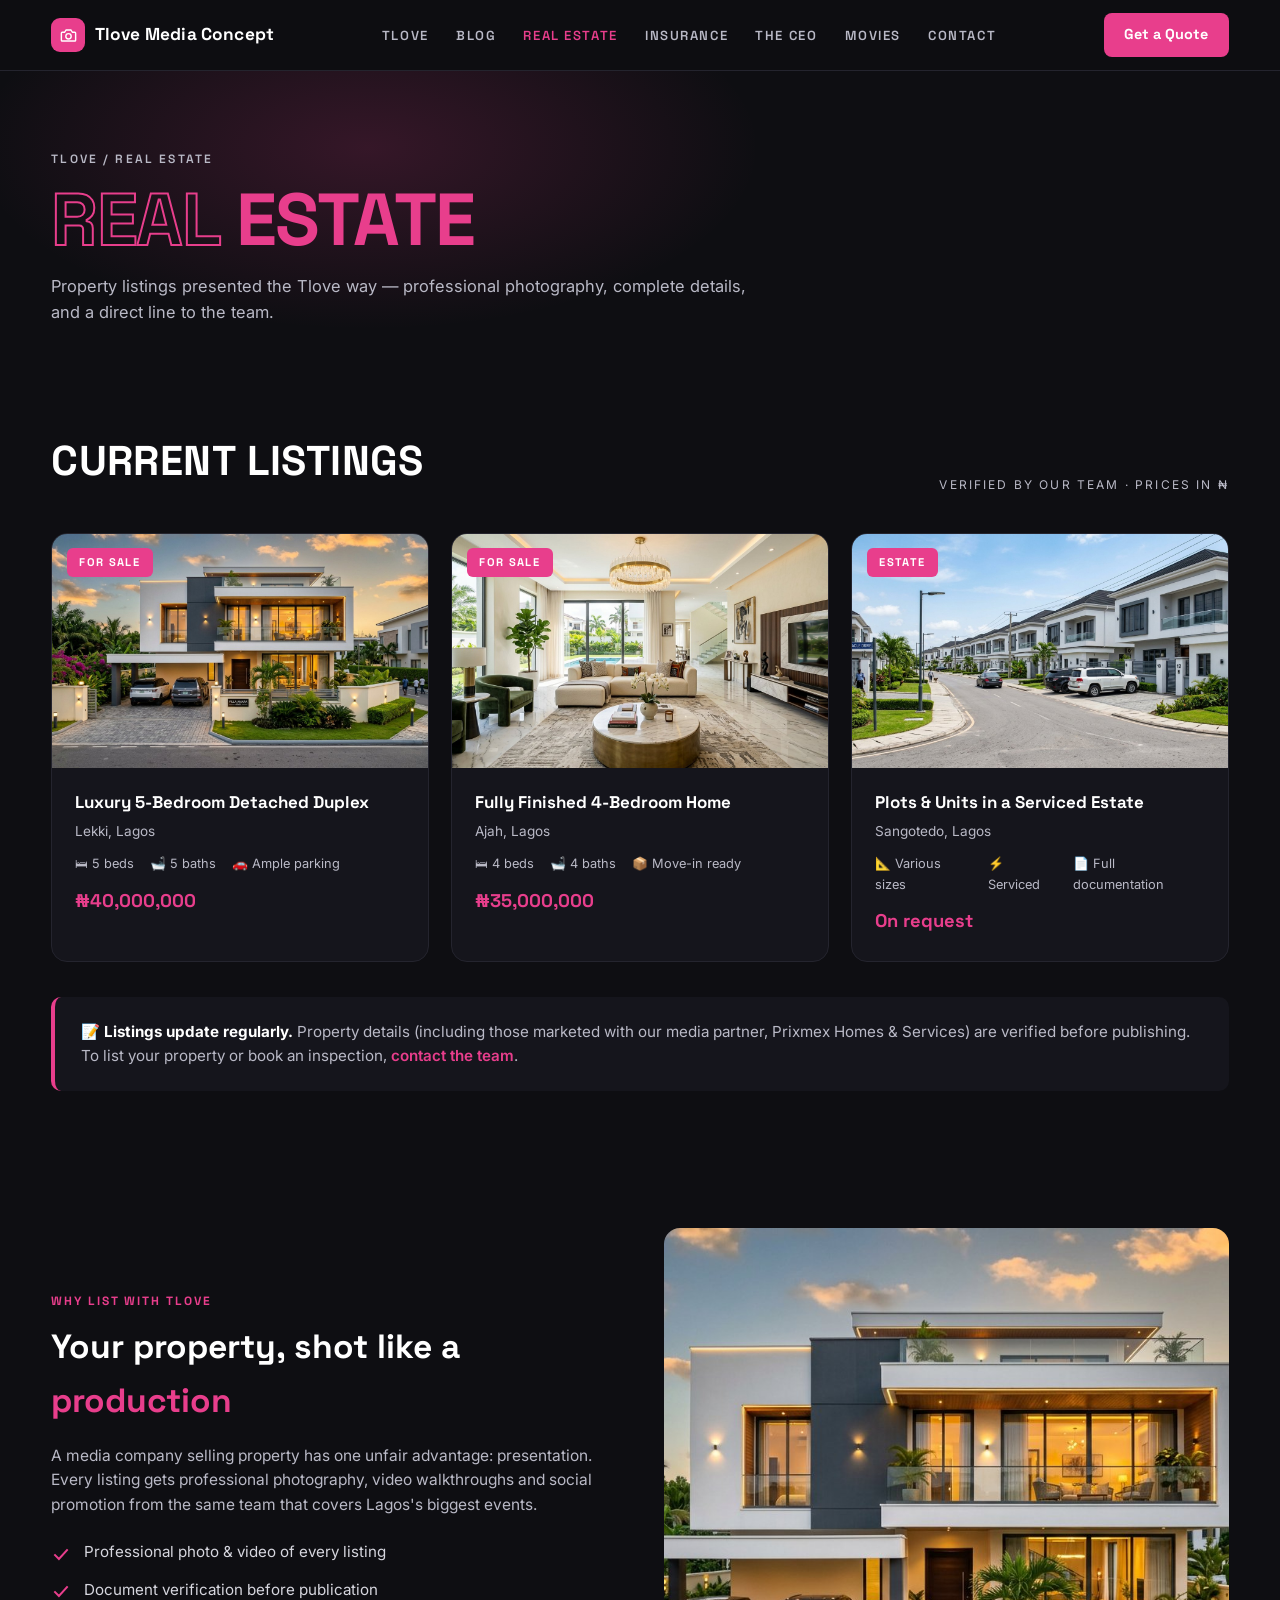
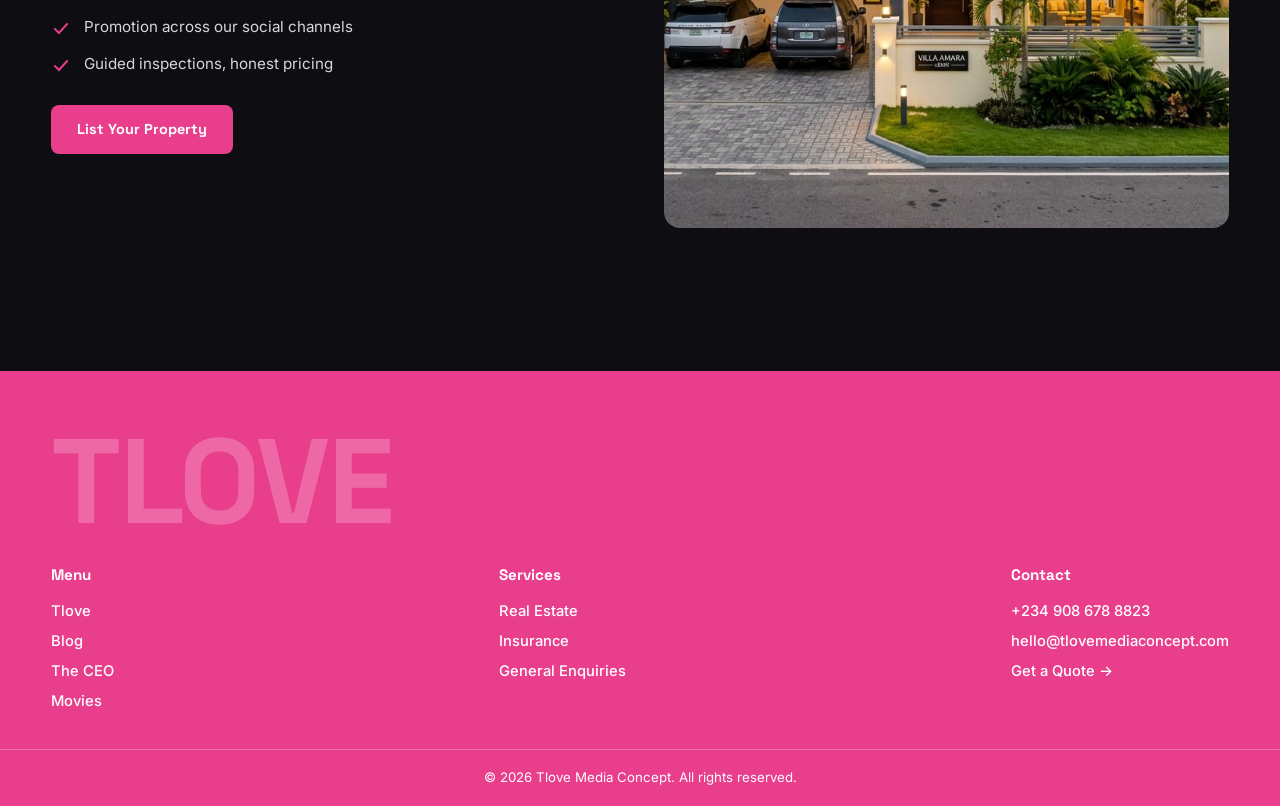
<file: real-estate.html>
<!DOCTYPE html>
<html lang="en">
<head>
<meta charset="UTF-8">
<meta name="viewport" content="width=device-width, initial-scale=1.0">
<title>Real Estate | Verified Property Listings — Tlove Media Concept</title>
<meta name="description" content="Browse Tlove Media Concept's real estate listings in Lagos — verified homes and investment properties with clear photos, honest pricing and direct contact.">
<link rel="canonical" href="https://tlovemediaconcept.topservice.ng/real-estate">
<meta property="og:type" content="website">
<meta property="og:site_name" content="Tlove Media Concept">
<meta property="og:title" content="Tlove Real Estate — Verified Property Listings">
<meta property="og:description" content="Verified homes and investment properties in Lagos with clear photos and honest pricing.">
<meta property="og:url" content="https://tlovemediaconcept.topservice.ng/real-estate">
<meta property="og:image" content="https://tlovemediaconcept.topservice.ng/assets/property1.jpg">
<meta name="twitter:card" content="summary_large_image">
<meta name="theme-color" content="#0E0E12">
<link rel="icon" type="image/png" href="assets/gear.jpg">
<link rel="preconnect" href="https://fonts.googleapis.com">
<link rel="preconnect" href="https://fonts.gstatic.com" crossorigin>
<link href="https://fonts.googleapis.com/css2?family=Space+Grotesk:wght@500;600;700&family=Inter:wght@400;500;600&display=swap" rel="stylesheet">
<link rel="stylesheet" href="assets/style.css">
</head>
<body>

<header>
  <div class="wrap nav">
    <a href="/" class="brand"><span class="cam"><svg viewBox="0 0 24 24"><path d="M4 8h3l2-3h6l2 3h3a1 1 0 0 1 1 1v9a1 1 0 0 1-1 1H4a1 1 0 0 1-1-1V9a1 1 0 0 1 1-1Z"/><circle cx="12" cy="13" r="3.4"/></svg></span>Tlove Media Concept</a>
    <nav class="menu" id="menu" aria-label="Main navigation">
      <a href="/">Tlove</a>
      <a href="blog">Blog</a>
      <a href="real-estate" class="active" aria-current="page">Real Estate</a>
      <a href="insurance">Insurance</a>
      <a href="the-ceo">The CEO</a>
      <a href="movies">Movies</a>
      <a href="contact">Contact</a>
    </nav>
    <a href="contact" class="btn btn-pink">Get a Quote</a>
    <button class="burger" id="burger" aria-label="Menu" aria-expanded="false">☰</button>
  </div>
</header>

<main>
<div class="page-hero">
  <div class="wrap">
    <span class="crumbs"><a href="/">Tlove</a> / Real Estate</span>
    <h1>REAL <b>ESTATE</b></h1>
    <p>Property listings presented the Tlove way — professional photography, complete details, and a direct line to the team.</p>
  </div>
</div>

<div class="wrap">
  <section style="padding-top:3rem">
    <div class="sec-top"><h2>CURRENT LISTINGS</h2><small>Verified by our team · prices in ₦</small></div>
    <div class="listings">
      <article class="listing">
        <div class="thumb">
          <span class="badge">For Sale</span>
          <img src="assets/property1.jpg" alt="Modern 5-bedroom duplex exterior" width="800" height="500">
        </div>
        <div class="body">
          <h3>Luxury 5-Bedroom Detached Duplex</h3>
          <p class="loc">Lekki, Lagos</p>
          <div class="specs"><span>🛏 5 beds</span><span>🛁 5 baths</span><span>🚗 Ample parking</span></div>
          <p class="price">₦40,000,000</p>
        </div>
      </article>
      <article class="listing">
        <div class="thumb">
          <span class="badge">For Sale</span>
          <img src="assets/property2.jpg" alt="Elegant interior of a family home" loading="lazy" width="800" height="500">
        </div>
        <div class="body">
          <h3>Fully Finished 4-Bedroom Home</h3>
          <p class="loc">Ajah, Lagos</p>
          <div class="specs"><span>🛏 4 beds</span><span>🛁 4 baths</span><span>📦 Move-in ready</span></div>
          <p class="price">₦35,000,000</p>
        </div>
      </article>
      <article class="listing">
        <div class="thumb">
          <span class="badge">Estate</span>
          <img src="assets/property3.jpg" alt="Street view of a residential estate" loading="lazy" width="800" height="500">
        </div>
        <div class="body">
          <h3>Plots &amp; Units in a Serviced Estate</h3>
          <p class="loc">Sangotedo, Lagos</p>
          <div class="specs"><span>📐 Various sizes</span><span>⚡ Serviced</span><span>📄 Full documentation</span></div>
          <p class="price">On request</p>
        </div>
      </article>
    </div>
    <div class="partner-note">
      📝 <b>Listings update regularly.</b> Property details (including those marketed with our media partner, Prixmex Homes &amp; Services) are verified before publishing. To list your property or book an inspection, <a href="contact" style="color:var(--pink);font-weight:600">contact the team</a>.
    </div>
  </section>

  <section>
    <div class="split">
      <div>
        <span class="cat" style="font-family:var(--head);font-size:.75rem;font-weight:700;letter-spacing:.16em;text-transform:uppercase;color:var(--pink)">Why list with Tlove</span>
        <h2 style="font-family:var(--head);font-size:clamp(1.5rem,2.8vw,2.1rem);margin:.5rem 0 1rem">Your property, shot like a <span style="color:var(--pink)">production</span></h2>
        <p style="color:var(--grey);margin-bottom:1rem">A media company selling property has one unfair advantage: presentation. Every listing gets professional photography, video walkthroughs and social promotion from the same team that covers Lagos's biggest events.</p>
        <ul class="ticks">
          <li><svg viewBox="0 0 24 24"><path d="M4 12.5 9.5 18 20 6.5"/></svg>Professional photo &amp; video of every listing</li>
          <li><svg viewBox="0 0 24 24"><path d="M4 12.5 9.5 18 20 6.5"/></svg>Document verification before publication</li>
          <li><svg viewBox="0 0 24 24"><path d="M4 12.5 9.5 18 20 6.5"/></svg>Promotion across our social channels</li>
          <li><svg viewBox="0 0 24 24"><path d="M4 12.5 9.5 18 20 6.5"/></svg>Guided inspections, honest pricing</li>
        </ul>
        <p style="margin-top:1.4rem"><a href="contact" class="btn btn-pink">List Your Property</a></p>
      </div>
      <div class="media"><img src="assets/property1.jpg" alt="Professionally photographed property exterior" loading="lazy" width="800" height="600"></div>
    </div>
  </section>
</div>
</main>

<footer>
  <div class="wrap">
    <div class="foot-mark" aria-hidden="true">TLOVE</div>
    <div class="foot">
      <div class="col">
        <h4>Menu</h4>
        <a href="/">Tlove</a><a href="blog">Blog</a><a href="the-ceo">The CEO</a><a href="movies">Movies</a>
      </div>
      <div class="col">
        <h4>Services</h4>
        <a href="real-estate">Real Estate</a><a href="insurance">Insurance</a><a href="contact">General Enquiries</a>
      </div>
      <div class="col">
        <h4>Contact</h4>
        <a href="tel:+2349086788823">+234 908 678 8823</a>
        <a href="mailto:hello@tlovemediaconcept.com">hello@tlovemediaconcept.com</a>
        <a href="contact">Get a Quote →</a>
      </div>
    </div>
  </div>
  <div class="copy">© 2026 Tlove Media Concept. All rights reserved.</div>
</footer>

<script src="assets/main.js" defer></script>
</body>
</html>
</file>
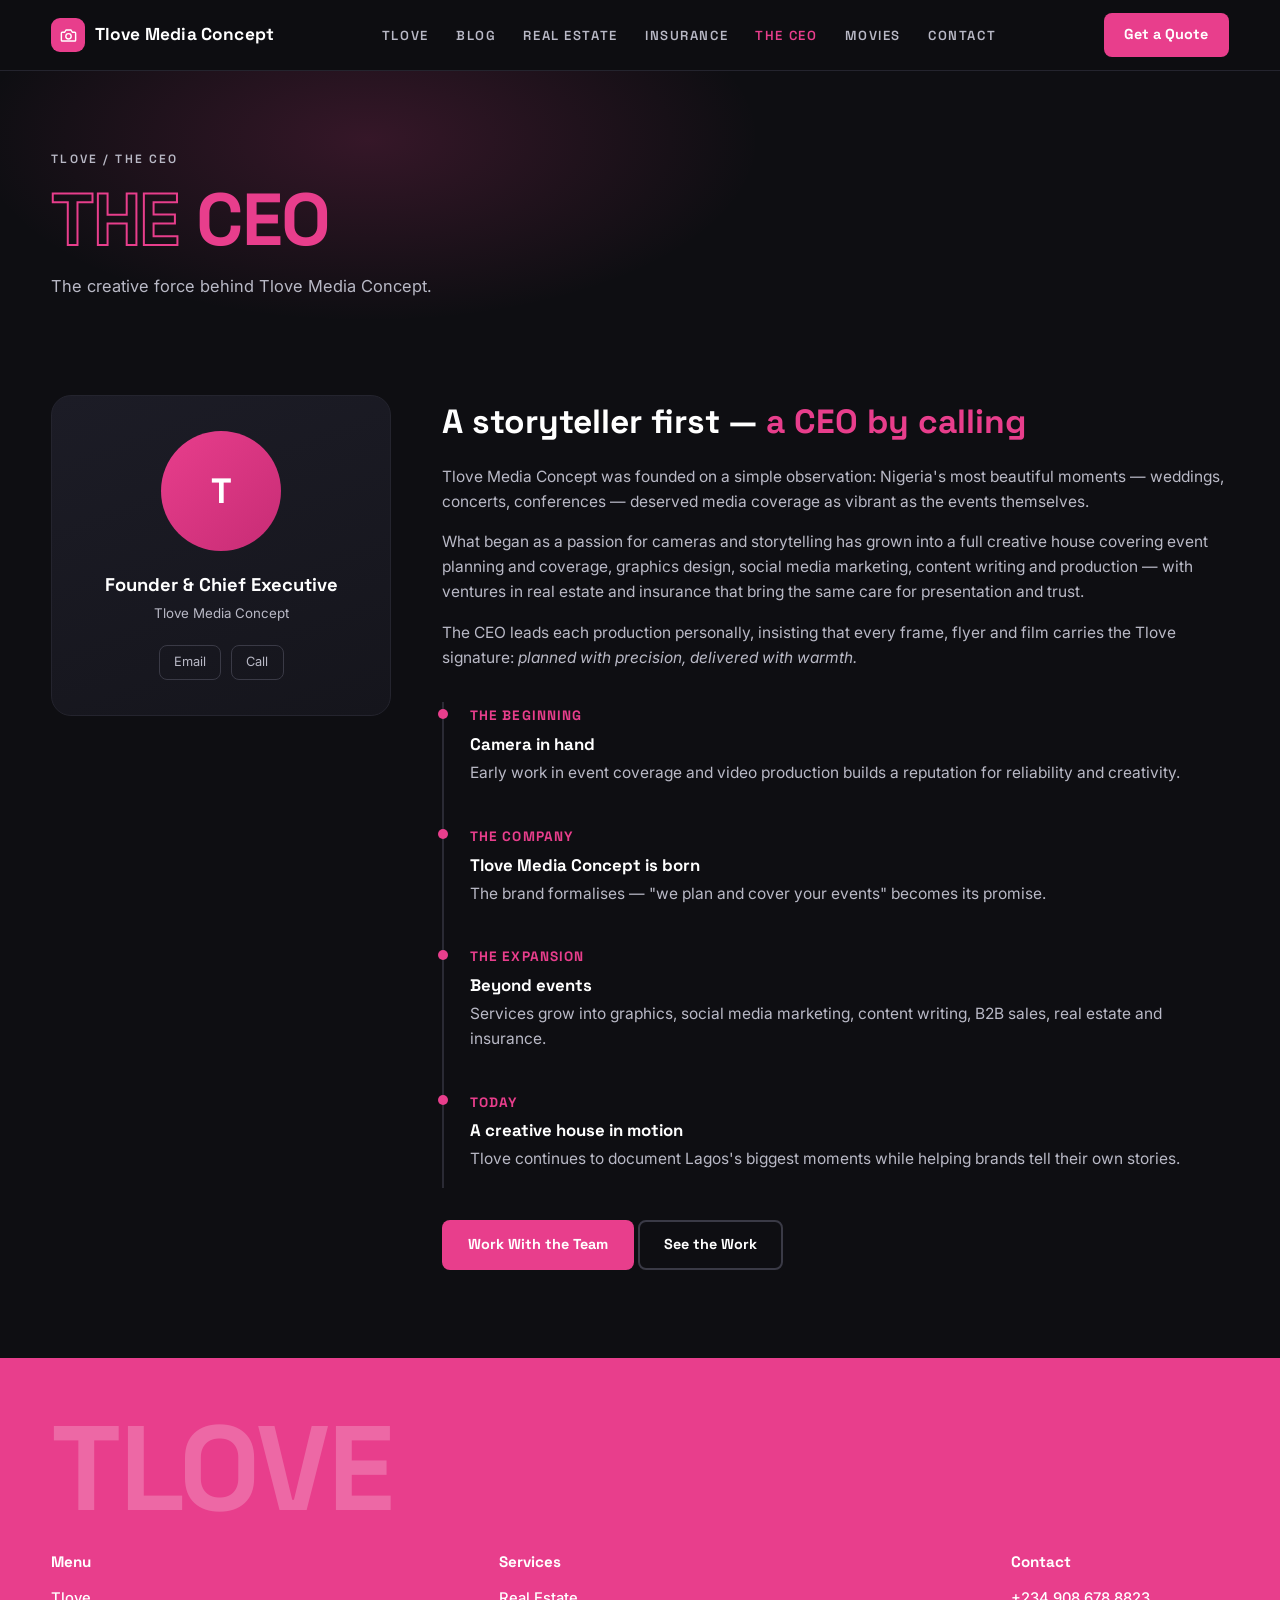
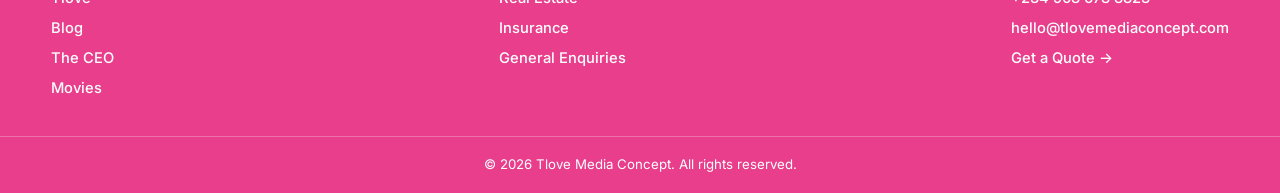
<file: the-ceo.html>
<!DOCTYPE html>
<html lang="en">
<head>
<meta charset="UTF-8">
<meta name="viewport" content="width=device-width, initial-scale=1.0">
<title>The CEO | Meet the Founder — Tlove Media Concept</title>
<meta name="description" content="Meet the founder and CEO of Tlove Media Concept — the creative vision behind our event coverage, content and productions.">
<link rel="canonical" href="https://tlovemediaconcept.topservice.ng/the-ceo">
<meta property="og:type" content="profile">
<meta property="og:site_name" content="Tlove Media Concept">
<meta property="og:title" content="The CEO — Tlove Media Concept">
<meta property="og:description" content="The creative vision behind Tlove Media Concept's event coverage and productions.">
<meta property="og:url" content="https://tlovemediaconcept.topservice.ng/the-ceo">
<meta name="twitter:card" content="summary">
<meta name="theme-color" content="#0E0E12">
<link rel="icon" type="image/png" href="assets/gear.jpg">
<link rel="preconnect" href="https://fonts.googleapis.com">
<link rel="preconnect" href="https://fonts.gstatic.com" crossorigin>
<link href="https://fonts.googleapis.com/css2?family=Space+Grotesk:wght@500;600;700&family=Inter:wght@400;500;600&display=swap" rel="stylesheet">
<link rel="stylesheet" href="assets/style.css">
</head>
<body>

<header>
  <div class="wrap nav">
    <a href="/" class="brand"><span class="cam"><svg viewBox="0 0 24 24"><path d="M4 8h3l2-3h6l2 3h3a1 1 0 0 1 1 1v9a1 1 0 0 1-1 1H4a1 1 0 0 1-1-1V9a1 1 0 0 1 1-1Z"/><circle cx="12" cy="13" r="3.4"/></svg></span>Tlove Media Concept</a>
    <nav class="menu" id="menu" aria-label="Main navigation">
      <a href="/">Tlove</a>
      <a href="blog">Blog</a>
      <a href="real-estate">Real Estate</a>
      <a href="insurance">Insurance</a>
      <a href="the-ceo" class="active" aria-current="page">The CEO</a>
      <a href="movies">Movies</a>
      <a href="contact">Contact</a>
    </nav>
    <a href="contact" class="btn btn-pink">Get a Quote</a>
    <button class="burger" id="burger" aria-label="Menu" aria-expanded="false">☰</button>
  </div>
</header>

<main>
<div class="page-hero">
  <div class="wrap">
    <span class="crumbs"><a href="/">Tlove</a> / The CEO</span>
    <h1>THE <b>CEO</b></h1>
    <p>The creative force behind Tlove Media Concept.</p>
  </div>
</div>

<div class="wrap">
  <div class="ceo">
    <aside class="portrait">
      <div class="mono" aria-hidden="true">T</div>
      <b>Founder &amp; Chief Executive</b>
      <small>Tlove Media Concept</small>
      <!-- TODO: replace monogram with an official portrait photo -->
      <div class="socials">
        <a href="mailto:hello@tlovemediaconcept.com">Email</a>
        <a href="tel:+2349086788823">Call</a>
      </div>
    </aside>
    <div class="bio">
      <h2>A storyteller first — <span>a CEO by calling</span></h2>
      <p>Tlove Media Concept was founded on a simple observation: Nigeria's most beautiful moments — weddings, concerts, conferences — deserved media coverage as vibrant as the events themselves.</p>
      <p>What began as a passion for cameras and storytelling has grown into a full creative house covering event planning and coverage, graphics design, social media marketing, content writing and production — with ventures in real estate and insurance that bring the same care for presentation and trust.</p>
      <p>The CEO leads each production personally, insisting that every frame, flyer and film carries the Tlove signature: <em>planned with precision, delivered with warmth.</em></p>

      <div class="timeline">
        <div class="tl">
          <b>THE BEGINNING</b>
          <h3>Camera in hand</h3>
          <p>Early work in event coverage and video production builds a reputation for reliability and creativity.</p>
        </div>
        <div class="tl">
          <b>THE COMPANY</b>
          <h3>Tlove Media Concept is born</h3>
          <p>The brand formalises — "we plan and cover your events" becomes its promise.</p>
        </div>
        <div class="tl">
          <b>THE EXPANSION</b>
          <h3>Beyond events</h3>
          <p>Services grow into graphics, social media marketing, content writing, B2B sales, real estate and insurance.</p>
        </div>
        <div class="tl">
          <b>TODAY</b>
          <h3>A creative house in motion</h3>
          <p>Tlove continues to document Lagos's biggest moments while helping brands tell their own stories.</p>
        </div>
      </div>

      <p style="margin-top:2rem"><a href="contact" class="btn btn-pink">Work With the Team</a> <a href="movies" class="btn btn-ghost">See the Work</a></p>
    </div>
  </div>
</div>
</main>

<footer>
  <div class="wrap">
    <div class="foot-mark" aria-hidden="true">TLOVE</div>
    <div class="foot">
      <div class="col">
        <h4>Menu</h4>
        <a href="/">Tlove</a><a href="blog">Blog</a><a href="the-ceo">The CEO</a><a href="movies">Movies</a>
      </div>
      <div class="col">
        <h4>Services</h4>
        <a href="real-estate">Real Estate</a><a href="insurance">Insurance</a><a href="contact">General Enquiries</a>
      </div>
      <div class="col">
        <h4>Contact</h4>
        <a href="tel:+2349086788823">+234 908 678 8823</a>
        <a href="mailto:hello@tlovemediaconcept.com">hello@tlovemediaconcept.com</a>
        <a href="contact">Get a Quote →</a>
      </div>
    </div>
  </div>
  <div class="copy">© 2026 Tlove Media Concept. All rights reserved.</div>
</footer>

<script src="assets/main.js" defer></script>
</body>
</html>
</file>
<file: assets/style.css>
/* ============================================================
   TLOVE MEDIA CONCEPT — "Pink Shutter" design system
   Shared stylesheet for all pages
   ============================================================ */
:root{
  --ink:#0E0E12; --ink2:#15151C; --pink:#E83E8C; --pink-dark:#C72C75;
  --white:#fff; --grey:#B9B9C6;
  --head:'Space Grotesk',sans-serif; --body:'Inter',sans-serif;
}
*{margin:0;padding:0;box-sizing:border-box}
body{font-family:var(--body);background:var(--ink);color:var(--white);line-height:1.6}
img{display:block;max-width:100%}
.wrap{width:min(1220px,92%);margin:0 auto}
a{text-decoration:none;color:inherit}

/* ---------- HEADER ---------- */
header{position:sticky;top:0;z-index:60;background:rgba(14,14,18,.9);backdrop-filter:blur(10px);border-bottom:1px solid #24242E}
.nav{display:flex;align-items:center;justify-content:space-between;height:70px}
.brand{display:flex;align-items:center;gap:.6rem;font-family:var(--head);font-weight:700;font-size:1.08rem;letter-spacing:.01em}
.brand .cam{width:34px;height:34px;border-radius:9px;background:var(--pink);display:grid;place-items:center}
.brand .cam svg{width:19px;height:19px;stroke:#fff;fill:none;stroke-width:1.8}
.menu{display:flex;gap:1.7rem;align-items:center}
.menu a{font-family:var(--head);font-size:.82rem;font-weight:600;letter-spacing:.12em;text-transform:uppercase;color:var(--grey);transition:.25s}
.menu a:hover,.menu a.active{color:var(--pink)}
.btn{display:inline-block;font-family:var(--head);font-weight:700;font-size:.9rem;padding:.7rem 1.5rem;border-radius:8px;transition:.25s;cursor:pointer;border:2px solid transparent}
.btn-pink{background:var(--pink);color:#fff}
.btn-pink:hover{background:var(--pink-dark)}
.btn-ghost{border-color:#3A3A46;color:#fff;background:transparent}
.btn-ghost:hover{border-color:var(--pink);color:var(--pink)}
.nav .btn{padding:.55rem 1.15rem}
.burger{display:none;background:none;border:none;color:#fff;font-size:1.7rem;cursor:pointer}
@media(max-width:960px){
  .menu{position:absolute;top:70px;left:0;right:0;background:var(--ink2);flex-direction:column;align-items:flex-start;gap:1.1rem;padding:1.2rem 5%;display:none;border-bottom:1px solid #24242E}
  .menu.open{display:flex}
  .burger{display:block}
  .nav .btn{display:none}
}

/* ---------- HOME HERO ---------- */
.hero{padding:5.5rem 0 4.5rem;text-align:center;position:relative;overflow:hidden}
.hero::before{content:"";position:absolute;inset:-40px;background:radial-gradient(600px 300px at 50% 20%,rgba(232,62,140,.22),transparent 70%)}
.hero h1{position:relative;font-family:var(--head);font-weight:700;font-size:clamp(3rem,11vw,9.5rem);line-height:.95;letter-spacing:-.02em;
  color:transparent;-webkit-text-stroke:2px var(--pink);text-stroke:2px var(--pink)}
.hero h1 b{color:var(--pink);-webkit-text-stroke:0}
.hero .tag{position:relative;margin-top:1.6rem;font-size:1.15rem;color:var(--grey)}
.hero .tag b{color:#fff}
.hero-cta{position:relative;margin-top:2rem;display:flex;gap:1rem;justify-content:center;flex-wrap:wrap}

/* ---------- MARQUEE ---------- */
.marquee{background:var(--pink);overflow:hidden;padding:.85rem 0;transform:rotate(-.4deg) scale(1.02)}
.track{display:flex;gap:2.5rem;white-space:nowrap;font-family:var(--head);font-weight:700;letter-spacing:.14em;font-size:.95rem;color:#fff;width:max-content;animation:slide 22s linear infinite}
@keyframes slide{to{transform:translateX(-50%)}}
.track span{display:flex;align-items:center;gap:2.5rem}
.track i{font-style:normal;opacity:.6}

/* ---------- LATEST WORK (home) ---------- */
.work{padding:4.6rem 0}
.sec-top{display:flex;align-items:end;justify-content:space-between;gap:1rem;margin-bottom:2.2rem}
.sec-top h2{font-family:var(--head);font-weight:700;font-size:clamp(1.7rem,3.4vw,2.6rem);letter-spacing:.01em}
.sec-top small{color:var(--grey);letter-spacing:.18em;text-transform:uppercase;font-size:.75rem}
.grid{display:grid;grid-template-columns:repeat(4,1fr);gap:1rem}
.tile{position:relative;border-radius:14px;overflow:hidden;aspect-ratio:4/3;background:#1C1C26}
.tile.wide{grid-column:span 2;aspect-ratio:8/3.55}
.tile img{width:100%;height:100%;object-fit:cover;transition:transform .5s;opacity:.92}
.tile:hover img{transform:scale(1.06)}
.tile .play{position:absolute;inset:0;display:grid;place-items:center}
.play i{width:52px;height:52px;border-radius:50%;background:rgba(232,62,140,.92);display:grid;place-items:center}
.play svg{width:20px;height:20px;fill:#fff;margin-left:3px}
.tile .cap{position:absolute;left:0;right:0;bottom:0;padding:.9rem 1rem;background:linear-gradient(transparent,rgba(10,10,14,.85));font-family:var(--head);font-size:.88rem;font-weight:600}
@media(max-width:900px){.grid{grid-template-columns:1fr 1fr}.tile.wide{grid-column:span 2;aspect-ratio:8/4.2}}

/* ---------- SERVICES (home accordion) ---------- */
.services{border-top:1px solid #24242E;padding:4.4rem 0}
.svc{border-bottom:1px solid #24242E}
.svc:first-of-type{border-top:1px solid #24242E}
.svc-head{display:flex;align-items:center;gap:1.6rem;padding:1.5rem 0;cursor:pointer}
.svc-head .n{font-family:var(--head);color:var(--pink);font-weight:700}
.svc-head h3{font-family:var(--head);font-size:clamp(1.2rem,2.4vw,1.8rem);flex:1}
.svc-head .plus{font-family:var(--head);font-size:1.4rem;color:var(--grey);transition:transform .3s}
.svc.open .plus{transform:rotate(45deg);color:var(--pink)}
.svc-body{max-height:0;overflow:hidden;transition:max-height .35s ease;color:var(--grey)}
.svc-body p{padding:0 0 1.6rem 3.4rem;font-size:.96rem;max-width:44rem}

/* ---------- WATCH ---------- */
.watch{background:var(--ink2);border-radius:20px;padding:3rem;display:grid;grid-template-columns:1fr 1fr;gap:2.5rem;align-items:center}
.watch h2{font-family:var(--head);font-size:clamp(1.5rem,2.8vw,2.2rem)}
.watch h2 span{color:var(--pink)}
.watch p{color:var(--grey);margin:.8rem 0 1.6rem;font-size:.98rem}
.video-slot{border-radius:14px;aspect-ratio:16/9;background:#000;display:grid;place-items:center;border:1px dashed #3A3A46;color:var(--grey);font-size:.88rem;text-align:center;padding:1rem}
@media(max-width:860px){.watch{grid-template-columns:1fr}}

/* ---------- FOOTER ---------- */
footer{margin-top:4.5rem;background:var(--pink);color:#fff;padding:3.4rem 0 0}
.foot-mark{font-family:var(--head);font-weight:700;font-size:clamp(3rem,10vw,7.5rem);line-height:.95;letter-spacing:-.02em;color:rgba(255,255,255,.22)}
.foot{display:flex;flex-wrap:wrap;gap:2rem;justify-content:space-between;align-items:flex-start;padding:1.5rem 0 2rem}
.foot .col a{display:block;font-size:.92rem;padding:.2rem 0;font-weight:500}
.foot .col a:hover{text-decoration:underline}
.foot .col h4{font-family:var(--head);font-size:.95rem;margin-bottom:.6rem}
.copy{border-top:1px solid rgba(255,255,255,.25);padding:1.1rem 0;text-align:center;font-size:.83rem}

/* ============================================================
   SUBPAGE COMPONENTS
   ============================================================ */
/* page hero */
.page-hero{padding:4.6rem 0 3.4rem;position:relative;overflow:hidden}
.page-hero::before{content:"";position:absolute;inset:-40px;background:radial-gradient(560px 260px at 30% 30%,rgba(232,62,140,.18),transparent 70%)}
.crumbs{position:relative;font-family:var(--head);font-size:.75rem;font-weight:600;letter-spacing:.18em;text-transform:uppercase;color:var(--grey)}
.crumbs a:hover{color:var(--pink)}
.page-hero h1{position:relative;font-family:var(--head);font-weight:700;font-size:clamp(2.4rem,6vw,4.6rem);line-height:1;letter-spacing:-.02em;margin:.8rem 0 1rem;color:transparent;-webkit-text-stroke:2px var(--pink)}
.page-hero h1 b{color:var(--pink);-webkit-text-stroke:0}
.page-hero p{position:relative;color:var(--grey);max-width:44rem;font-size:1.03rem}

section{padding:4.2rem 0 2rem}

/* split */
.split{display:grid;grid-template-columns:1fr 1fr;gap:3rem;align-items:center;margin:2.4rem 0}
.split.rev>.media{order:2}
.split h2{font-family:var(--head);font-size:clamp(1.5rem,2.8vw,2.1rem);margin-bottom:1rem}
.split h2 span{color:var(--pink)}
.split p{color:var(--grey);margin-bottom:1rem;font-size:.97rem}
.split .media img{width:100%;aspect-ratio:4/3;object-fit:cover;border-radius:16px}
@media(max-width:860px){.split{grid-template-columns:1fr}.split.rev>.media{order:0}}

/* ticks */
.ticks{list-style:none;margin-top:1rem}
.ticks li{display:flex;gap:.8rem;align-items:flex-start;padding:.4rem 0;color:#D6D6DE;font-size:.95rem}
.ticks svg{flex:0 0 20px;height:20px;stroke:var(--pink);fill:none;stroke-width:2.4;margin-top:.2rem}

/* blog cards */
.posts{display:grid;grid-template-columns:repeat(3,1fr);gap:1.4rem;margin-top:2.4rem}
.post{background:var(--ink2);border:1px solid #24242E;border-radius:16px;overflow:hidden;transition:.3s;display:flex;flex-direction:column}
.post:hover{transform:translateY(-6px);border-color:#3A3A46}
.post .thumb{aspect-ratio:16/10;overflow:hidden}
.post .thumb img{width:100%;height:100%;object-fit:cover;transition:.4s;opacity:.92}
.post:hover .thumb img{transform:scale(1.05)}
.post .body{padding:1.3rem 1.3rem 1.5rem;display:flex;flex-direction:column;gap:.5rem;flex:1}
.post .cat{font-family:var(--head);font-size:.7rem;font-weight:700;letter-spacing:.16em;text-transform:uppercase;color:var(--pink)}
.post h3{font-family:var(--head);font-size:1.08rem;line-height:1.3}
.post p{font-size:.9rem;color:var(--grey)}
.post .more{margin-top:auto;padding-top:.6rem;font-family:var(--head);font-weight:600;font-size:.85rem;color:var(--pink)}
@media(max-width:960px){.posts{grid-template-columns:1fr 1fr}}
@media(max-width:620px){.posts{grid-template-columns:1fr}}
.featured{display:grid;grid-template-columns:1.15fr .85fr;background:var(--ink2);border:1px solid #24242E;border-radius:18px;overflow:hidden;margin-top:2.4rem}
.featured .thumb img{width:100%;height:100%;object-fit:cover;min-height:280px;opacity:.95}
.featured .body{padding:2.4rem;display:flex;flex-direction:column;justify-content:center;gap:.7rem}
.featured .cat{font-family:var(--head);font-size:.72rem;font-weight:700;letter-spacing:.16em;text-transform:uppercase;color:var(--pink)}
.featured h2{font-family:var(--head);font-size:clamp(1.4rem,2.6vw,2rem);line-height:1.2}
.featured p{color:var(--grey);font-size:.96rem}
@media(max-width:860px){.featured{grid-template-columns:1fr}}

/* real estate listings */
.listings{display:grid;grid-template-columns:repeat(3,1fr);gap:1.4rem;margin-top:2.4rem}
.listing{background:var(--ink2);border:1px solid #24242E;border-radius:16px;overflow:hidden;transition:.3s}
.listing:hover{transform:translateY(-6px);border-color:var(--pink)}
.listing .thumb{position:relative;aspect-ratio:16/10;overflow:hidden}
.listing .thumb img{width:100%;height:100%;object-fit:cover;transition:.4s}
.listing:hover .thumb img{transform:scale(1.05)}
.listing .badge{position:absolute;top:.9rem;left:.9rem;background:var(--pink);color:#fff;font-family:var(--head);font-size:.7rem;font-weight:700;letter-spacing:.12em;text-transform:uppercase;padding:.35rem .8rem;border-radius:6px}
.listing .body{padding:1.3rem 1.4rem 1.6rem}
.listing h3{font-family:var(--head);font-size:1.06rem;margin-bottom:.3rem}
.listing .loc{font-size:.85rem;color:var(--grey)}
.listing .price{font-family:var(--head);font-weight:700;color:var(--pink);font-size:1.15rem;margin-top:.7rem}
.listing .specs{display:flex;gap:1rem;margin-top:.7rem;font-size:.8rem;color:var(--grey)}
@media(max-width:960px){.listings{grid-template-columns:1fr 1fr}}
@media(max-width:620px){.listings{grid-template-columns:1fr}}

/* insurance cards */
.policies{display:grid;grid-template-columns:repeat(4,1fr);gap:1.2rem;margin-top:2.4rem}
.pol{background:var(--ink2);border:1px solid #24242E;border-radius:16px;padding:1.7rem 1.4rem;transition:.3s}
.pol:hover{border-color:var(--pink);transform:translateY(-5px)}
.pol .n{font-family:var(--head);color:var(--pink);font-weight:700;font-size:.85rem}
.pol h3{font-family:var(--head);font-size:1.06rem;margin:.5rem 0}
.pol p{font-size:.88rem;color:var(--grey)}
@media(max-width:960px){.policies{grid-template-columns:1fr 1fr}}
@media(max-width:560px){.policies{grid-template-columns:1fr}}
.partner-note{margin-top:2.2rem;background:var(--ink2);border-left:4px solid var(--pink);border-radius:10px;padding:1.4rem 1.6rem;font-size:.95rem;color:var(--grey)}
.partner-note b{color:#fff}

/* CEO page */
.ceo{display:grid;grid-template-columns:340px 1fr;gap:3.2rem;margin-top:2.6rem;align-items:start}
.ceo .portrait{position:sticky;top:96px;background:linear-gradient(160deg,#1C1C26,#15151C);border:1px solid #24242E;border-radius:20px;padding:2.2rem;text-align:center}
.ceo .mono{width:120px;height:120px;border-radius:50%;margin:0 auto 1.2rem;display:grid;place-items:center;background:linear-gradient(135deg,var(--pink),var(--pink-dark));font-family:var(--head);font-weight:700;font-size:2.2rem}
.ceo .portrait b{font-family:var(--head);font-size:1.15rem;display:block}
.ceo .portrait small{color:var(--grey)}
.ceo .portrait .socials{margin-top:1.2rem;display:flex;gap:.6rem;justify-content:center}
.ceo .socials a{border:1px solid #3A3A46;border-radius:8px;padding:.4rem .9rem;font-size:.8rem;color:var(--grey)}
.ceo .socials a:hover{color:var(--pink);border-color:var(--pink)}
.ceo .bio h2{font-family:var(--head);font-size:clamp(1.5rem,2.8vw,2.1rem);margin-bottom:1rem}
.ceo .bio h2 span{color:var(--pink)}
.ceo .bio p{color:var(--grey);margin-bottom:1rem;font-size:.97rem}
.timeline{margin-top:2rem;border-left:2px solid #2A2A34;padding-left:1.6rem;display:flex;flex-direction:column;gap:1.3rem}
.tl{position:relative}
.tl::before{content:"";position:absolute;left:calc(-1.6rem - 6px);top:.4rem;width:10px;height:10px;border-radius:50%;background:var(--pink)}
.tl b{font-family:var(--head);color:var(--pink);font-size:.85rem;letter-spacing:.08em}
.tl h3{font-family:var(--head);font-size:1.05rem;margin:.2rem 0}
.tl p{font-size:.9rem;color:var(--grey)}
@media(max-width:880px){.ceo{grid-template-columns:1fr}.ceo .portrait{position:static}}

/* movies */
.video-grid{display:grid;grid-template-columns:repeat(3,1fr);gap:1.3rem;margin-top:2.4rem}
.vid{position:relative;border-radius:14px;overflow:hidden;aspect-ratio:16/10;background:#1C1C26;display:block}
.vid img{width:100%;height:100%;object-fit:cover;transition:.4s;opacity:.9}
.vid:hover img{transform:scale(1.05)}
.vid .cap{position:absolute;left:0;right:0;bottom:0;padding:.8rem 1rem;background:linear-gradient(transparent,rgba(10,10,14,.9));font-family:var(--head);font-size:.88rem;font-weight:600}
.vid .play{position:absolute;inset:0;display:grid;place-items:center}
@media(max-width:900px){.video-grid{grid-template-columns:1fr 1fr}}
@media(max-width:560px){.video-grid{grid-template-columns:1fr}}
.yt-cta{margin-top:2.6rem;background:linear-gradient(120deg,var(--pink),var(--pink-dark));border-radius:18px;padding:2.4rem;text-align:center}
.yt-cta h2{font-family:var(--head);font-size:clamp(1.4rem,2.6vw,2rem)}
.yt-cta p{opacity:.92;margin:.5rem 0 1.4rem;font-size:.95rem}
.btn-white{background:#fff;color:var(--pink-dark)}
.btn-white:hover{background:#FFE3F0}

/* contact */
.contact-grid{display:grid;grid-template-columns:repeat(3,1fr);gap:1.2rem;margin-top:2.4rem}
.info-card{background:var(--ink2);border:1px solid #24242E;border-radius:16px;padding:1.7rem 1.5rem;text-align:center;transition:.3s}
.info-card:hover{border-color:var(--pink);transform:translateY(-4px)}
.info-card h3{font-family:var(--head);font-size:1.02rem;margin-bottom:.4rem}
.info-card p,.info-card a{display:block;font-size:.92rem;color:var(--grey);padding:.12rem 0}
.info-card a{color:#fff;font-weight:600}
.info-card a:hover{color:var(--pink)}
@media(max-width:880px){.contact-grid{grid-template-columns:1fr}}
.form{background:var(--ink2);border:1px solid #24242E;border-radius:18px;padding:2.2rem;margin-top:2.6rem}
.form h2{font-family:var(--head);font-size:1.4rem;margin-bottom:1.4rem}
.form h2 span{color:var(--pink)}
.frow{display:grid;grid-template-columns:1fr 1fr;gap:1.1rem}
.field{margin-bottom:1.1rem}
.field label{display:block;font-size:.82rem;font-weight:600;color:var(--grey);margin-bottom:.35rem;letter-spacing:.06em;text-transform:uppercase;font-family:var(--head)}
.field input,.field textarea,.field select{width:100%;font-family:var(--body);font-size:.95rem;color:#fff;background:#0A0A0E;border:1px solid #2E2E3A;border-radius:10px;padding:.75rem .95rem;transition:.2s}
.field select option{background:#15151C}
.field input:focus,.field textarea:focus,.field select:focus{outline:none;border-color:var(--pink);box-shadow:0 0 0 3px rgba(232,62,140,.18)}
.field textarea{min-height:130px;resize:vertical}
.form .note{font-size:.82rem;color:var(--grey);margin-top:.9rem}
.form .ok{display:none;background:#12261B;border:1px solid #1E5238;color:#7BDDA6;border-radius:10px;padding:.9rem 1rem;font-size:.92rem;margin-bottom:1rem}
.form .ok.show{display:block}
@media(max-width:700px){.frow{grid-template-columns:1fr}}

/* 404 */
.nf{padding:6rem 0;text-align:center}
.nf b{font-family:var(--head);font-size:clamp(4rem,14vw,8rem);color:#1E1E28;display:block;line-height:1}
.nf h1{font-family:var(--head);margin:.5rem 0 .8rem}
.nf p{color:var(--grey);margin-bottom:1.8rem}
</file>
